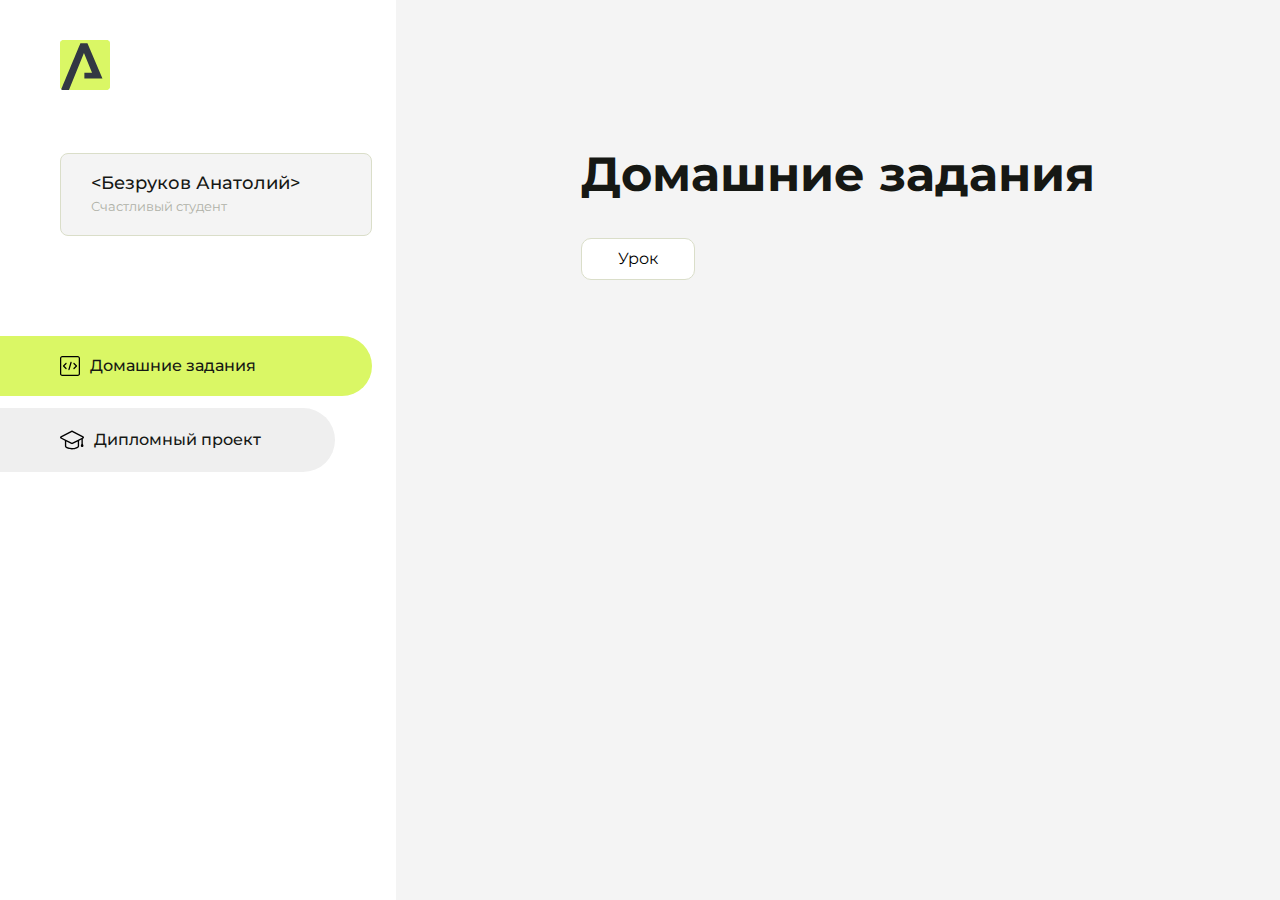
<file: index.html>
<!DOCTYPE html>
<html lang="en">
<head>
    <meta charset="UTF-8">
    <meta name="viewport" content="width=device-width, initial-scale=1.0">
    <title>Домашняя работа</title>
    <link rel="shortcut icon" href="src/logo.ico" type="image/x-icon">
    <link rel="preconnect" href="https://fonts.googleapis.com">
    <link rel="preconnect" href="https://fonts.gstatic.com" crossorigin>
    <link href="https://fonts.googleapis.com/css2?family=Montserrat:wght@400;500;700&family=Rubik:wght@500&display=swap"
          rel="stylesheet">
    <link rel="stylesheet" href="src/style.css">
</head>
<body id="body">
<div class="overlay" id="overlay"></div>
<div class="layout">
    <div class="burger" id="burger">
        <svg viewBox="0 0 24 24" fill="none" xmlns="http://www.w3.org/2000/svg">
            <g id="SVGRepo_bgCarrier" stroke-width="0"></g>
            <g id="SVGRepo_tracerCarrier" stroke-linecap="round" stroke-linejoin="round"></g>
            <g id="SVGRepo_iconCarrier">
                <path d="M4 18L20 18" stroke="#DAF765" stroke-width="2" stroke-linecap="round"></path>
                <path d="M4 12L20 12" stroke="#DAF765" stroke-width="2" stroke-linecap="round"></path>
                <path d="M4 6L20 6" stroke="#DAF765" stroke-width="2" stroke-linecap="round"></path>
            </g>
        </svg>
    </div>
    <aside class="sidebar" id="sidebar">
        <div class="sidebar__inner">
            <div class="logo">
                <svg width="50" height="50" viewBox="0 0 50 50" fill="none" xmlns="http://www.w3.org/2000/svg">
                    <g clip-path="url(#clip0_513_74730)">
                        <path d="M46.17 -0.257004H3.83C1.57281 -0.257004 -0.257 1.57281 -0.257 3.83V46.17C-0.257 48.4272 1.57281 50.257 3.83 50.257H46.17C48.4272 50.257 50.257 48.4272 50.257 46.17V3.83C50.257 1.57281 48.4272 -0.257004 46.17 -0.257004Z"
                              fill="#DAF765"/>
                        <path d="M24.375 38.4H42.461L27.441 3.1585H20.4355C20.4355 3.1585 6.7895 35.881 1.1945 49.294C2.015 50.0275 3.0945 50.257 3.6945 50.257H8.8445L23.954 13.07L32.0465 32.8285H24.375V38.4Z"
                              fill="#323843"/>
                    </g>
                    <defs>
                        <clipPath id="clip0_513_74730">
                            <rect width="50" height="50" fill="white"/>
                        </clipPath>
                    </defs>
                </svg>
            </div>
            <div class="sidebar__user">
                <div class="sidebar__name"><Безруков Анатолий></div>
                <div class="sidebar__text">Счастливый студент</div>
            </div>
            <div class="sidebar__tabs">
                <div class="sidebar__item">
                    <button class="sidebar__button active" id="tasks">
                        <svg xmlns="http://www.w3.org/2000/svg" width="20" height="20" viewBox="0 0 20 20" fill="none">
                            <g clip-path="url(#clip0_704_74543)">
                                <path d="M17.7083 20H2.29167C1.0275 20 0 18.9725 0 17.7083V2.29167C0 1.0275 1.0275 0 2.29167 0H17.7083C18.9725 0 20 1.0275 20 2.29167V17.7083C20 18.9725 18.9725 20 17.7083 20ZM2.29167 1.25C1.7175 1.25 1.25 1.7175 1.25 2.29167V17.7083C1.25 18.2825 1.7175 18.75 2.29167 18.75H17.7083C18.2825 18.75 18.75 18.2825 18.75 17.7083V2.29167C18.75 1.7175 18.2825 1.25 17.7083 1.25H2.29167Z"
                                      fill="black"/>
                                <path d="M6.04167 13.125C5.88167 13.125 5.72167 13.0642 5.6 12.9417L3.1 10.4417C2.85583 10.1975 2.85583 9.80167 3.1 9.5575L5.6 7.0575C5.84417 6.81333 6.24 6.81333 6.48417 7.0575C6.72833 7.30167 6.72833 7.6975 6.48417 7.94167L4.42583 10L6.48417 12.0583C6.72833 12.3025 6.72833 12.6983 6.48417 12.9425C6.36167 13.0642 6.20167 13.125 6.04167 13.125Z"
                                      fill="black"/>
                                <path d="M8.95833 14.1667C8.9 14.1667 8.84 14.1583 8.78167 14.1417C8.45083 14.0442 8.26083 13.6967 8.35833 13.3658L10.4417 6.28251C10.5392 5.95084 10.8892 5.76417 11.2175 5.85917C11.5483 5.95667 11.7383 6.30417 11.6408 6.63501L9.5575 13.7183C9.47833 13.9908 9.22833 14.1667 8.95833 14.1667Z"
                                      fill="black"/>
                                <path d="M13.9583 13.125C13.7983 13.125 13.6383 13.0642 13.5167 12.9417C13.2725 12.6975 13.2725 12.3017 13.5167 12.0575L15.575 9.99916L13.5167 7.94083C13.2725 7.69666 13.2725 7.30083 13.5167 7.05666C13.7608 6.81249 14.1567 6.81249 14.4008 7.05666L16.9008 9.55666C17.145 9.80083 17.145 10.1967 16.9008 10.4408L14.4008 12.9408C14.2783 13.0642 14.1183 13.125 13.9583 13.125Z"
                                      fill="black"/>
                            </g>
                            <defs>
                                <clipPath id="clip0_704_74543">
                                    <rect width="20" height="20" fill="white"/>
                                </clipPath>
                            </defs>
                        </svg>
                        <span>Домашние задания</span></button>
                </div>
                <div class="sidebar__item">
                    <button class="sidebar__button" id="diplom">
                        <svg xmlns="http://www.w3.org/2000/svg" width="24" height="24" viewBox="0 0 24 24" fill="none">
                            <g clip-path="url(#clip0_704_74553)">
                                <path d="M23.2628 10.5971C23.7176 10.365 24 9.90375 24 9.39337C24 8.883 23.7176 8.42175 23.2628 8.18962L12.6135 2.75362C12.2291 2.55824 11.7705 2.55787 11.3854 2.75399L0.736875 8.19C0.282375 8.42175 0 8.883 0 9.39337C0 9.90375 0.282375 10.365 0.736875 10.5971L4.89038 12.7177V18.2074C4.89038 19.8154 8.412 21.393 12 21.393C15.5884 21.393 19.1096 19.815 19.1096 18.2074V12.7174L21.4609 11.517V15.8017L20.901 17.2305C20.7409 17.6389 20.7934 18.0994 21.0405 18.4616C21.2876 18.8246 21.6979 19.041 22.1366 19.041C22.5754 19.041 22.9852 18.8246 23.2324 18.462C23.4795 18.099 23.532 17.6385 23.3719 17.2301L22.8124 15.8021V10.827L23.2628 10.5971ZM17.7623 18.1721C17.6198 18.6375 15.3491 20.0419 12 20.0419C8.65088 20.0419 6.38025 18.6375 6.2415 18.2074V12.3037L6.23887 12.3019C6.23812 12.057 6.1065 11.8207 5.87325 11.7019L1.3515 9.39337L12 3.95737L22.6489 9.39337L12 14.8294L5.87325 11.7019C5.54063 11.5331 4.6695 11.6674 4.5 12C4.33012 12.3322 4.55813 12.5479 4.89038 12.7177L11.3857 16.0331C11.5781 16.1314 11.7889 16.1805 12 16.1805C12.2107 16.1805 12.4222 16.1314 12.6146 16.0331L17.7593 13.407L17.7623 18.1721Z"
                                      fill="black"/>
                            </g>
                            <defs>
                                <clipPath id="clip0_704_74553">
                                    <rect width="24" height="24" fill="white"/>
                                </clipPath>
                            </defs>
                        </svg>
                        <span>Дипломный проект</span></button>
                </div>
            </div>
        </div>

    </aside>
    <div class="content">
        <div class="container">
            <div class="content__block" id="tasksBlock">
                <div class="content__title">Домашние задания</div>
                <ul class="content__list">
                    <li class="content__list-item">
                        <a href="#">Урок</a>
                    </li>
                </ul>
            </div>
            <div class="content__block hidden" id="diplomBlock">
                <div class="content__title">Дипломный проект</div>
                <div class="content__list-diplom">
                    <a href="./bim-pro/index.html">Ссылка на ДЗ</a>
                </div>
                <div class="content__decor">
                    <div class="content__decor-text">Давай проверим, чему ты научился!</div>
                    <div class="content__decor-img">
                        <img src="src/decor.png" alt="decor">
                    </div>
                </div>
            </div>
        </div>
    </div>
</div>
<script src="src/index.js"></script>
</body>
</html>
</file>
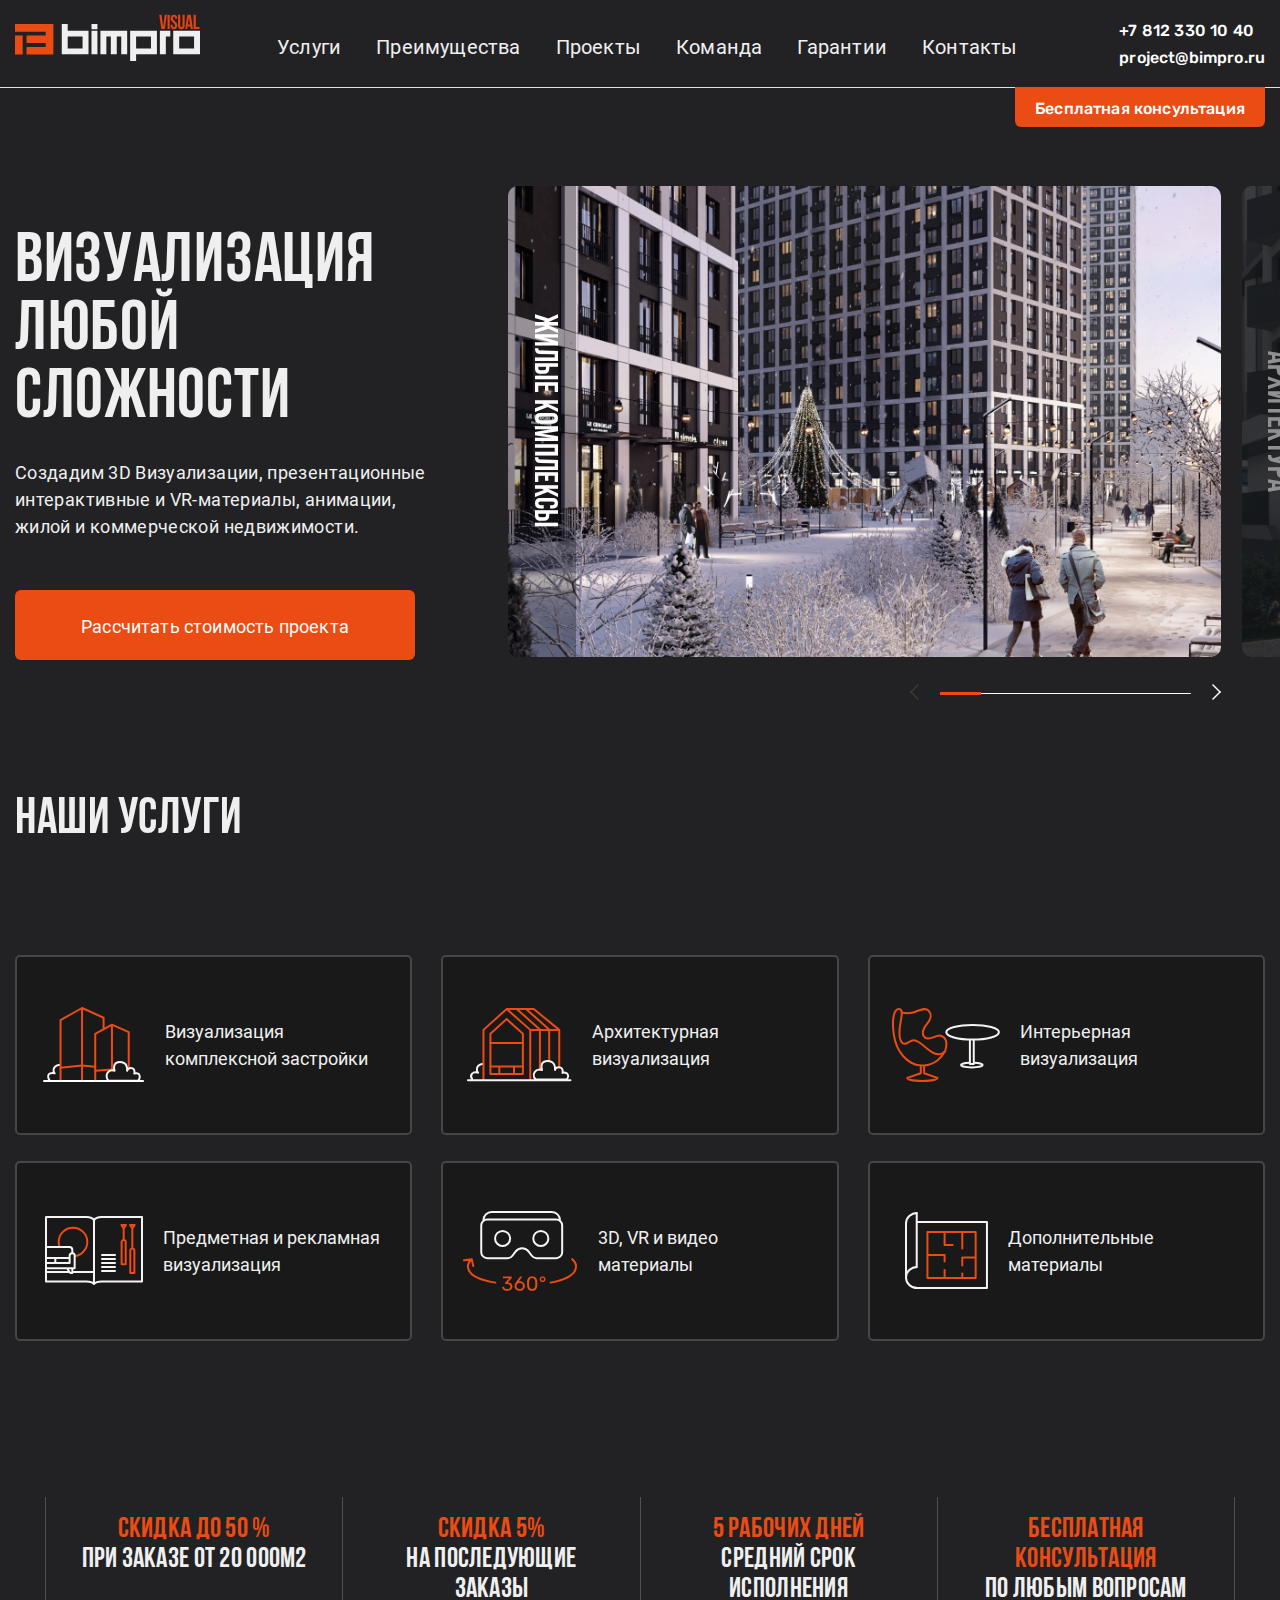
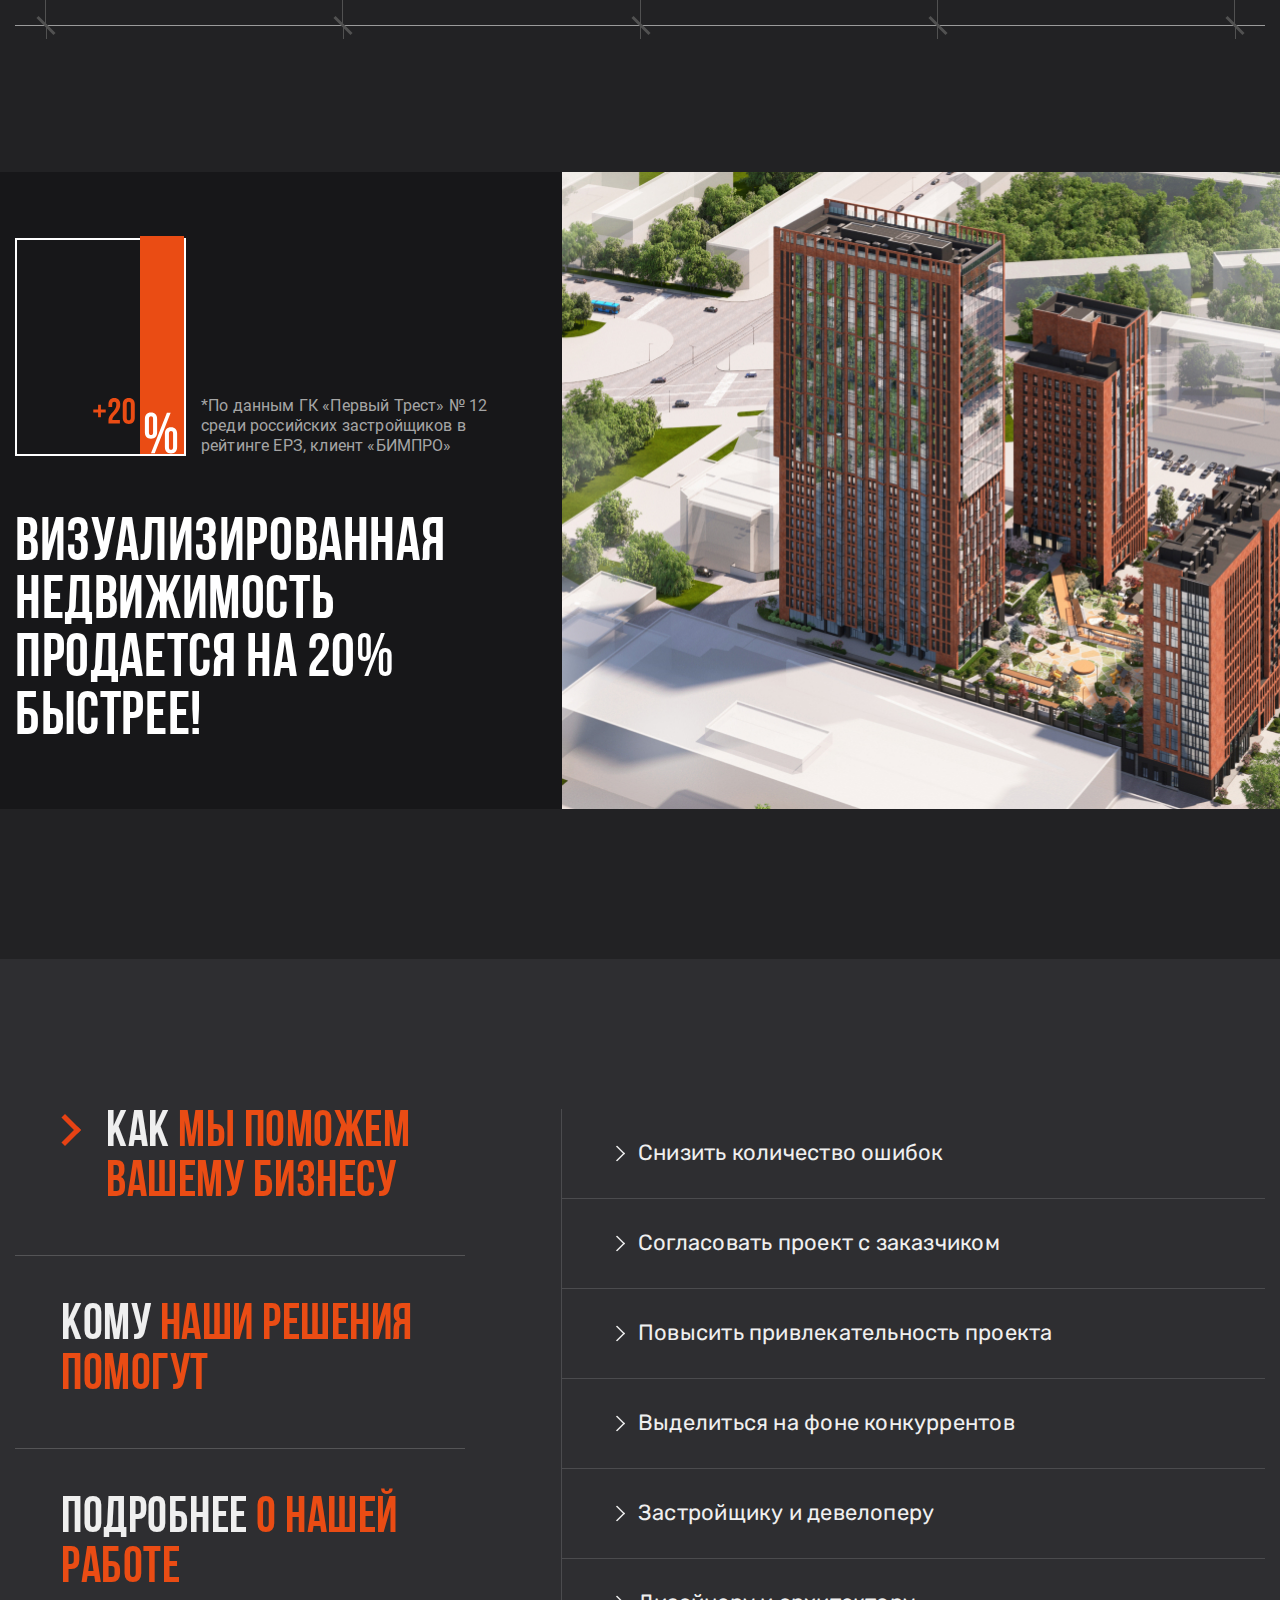
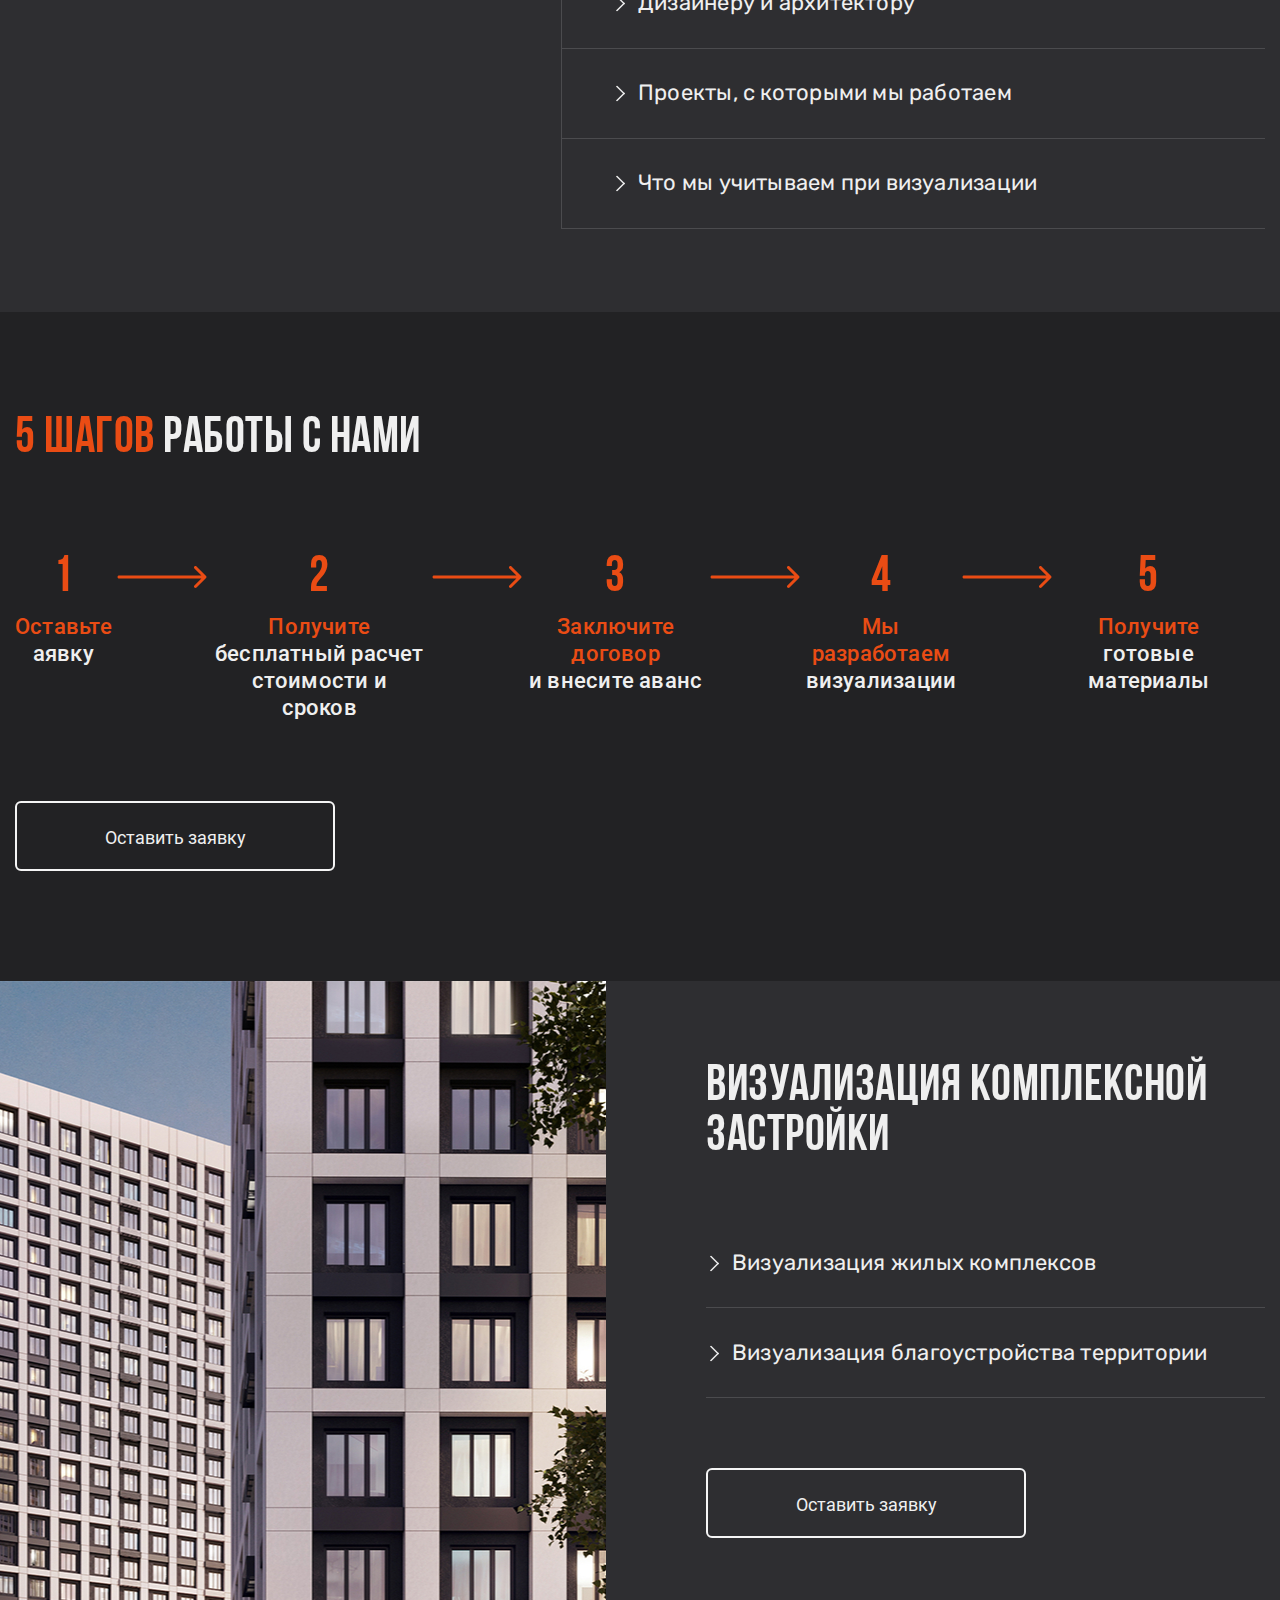
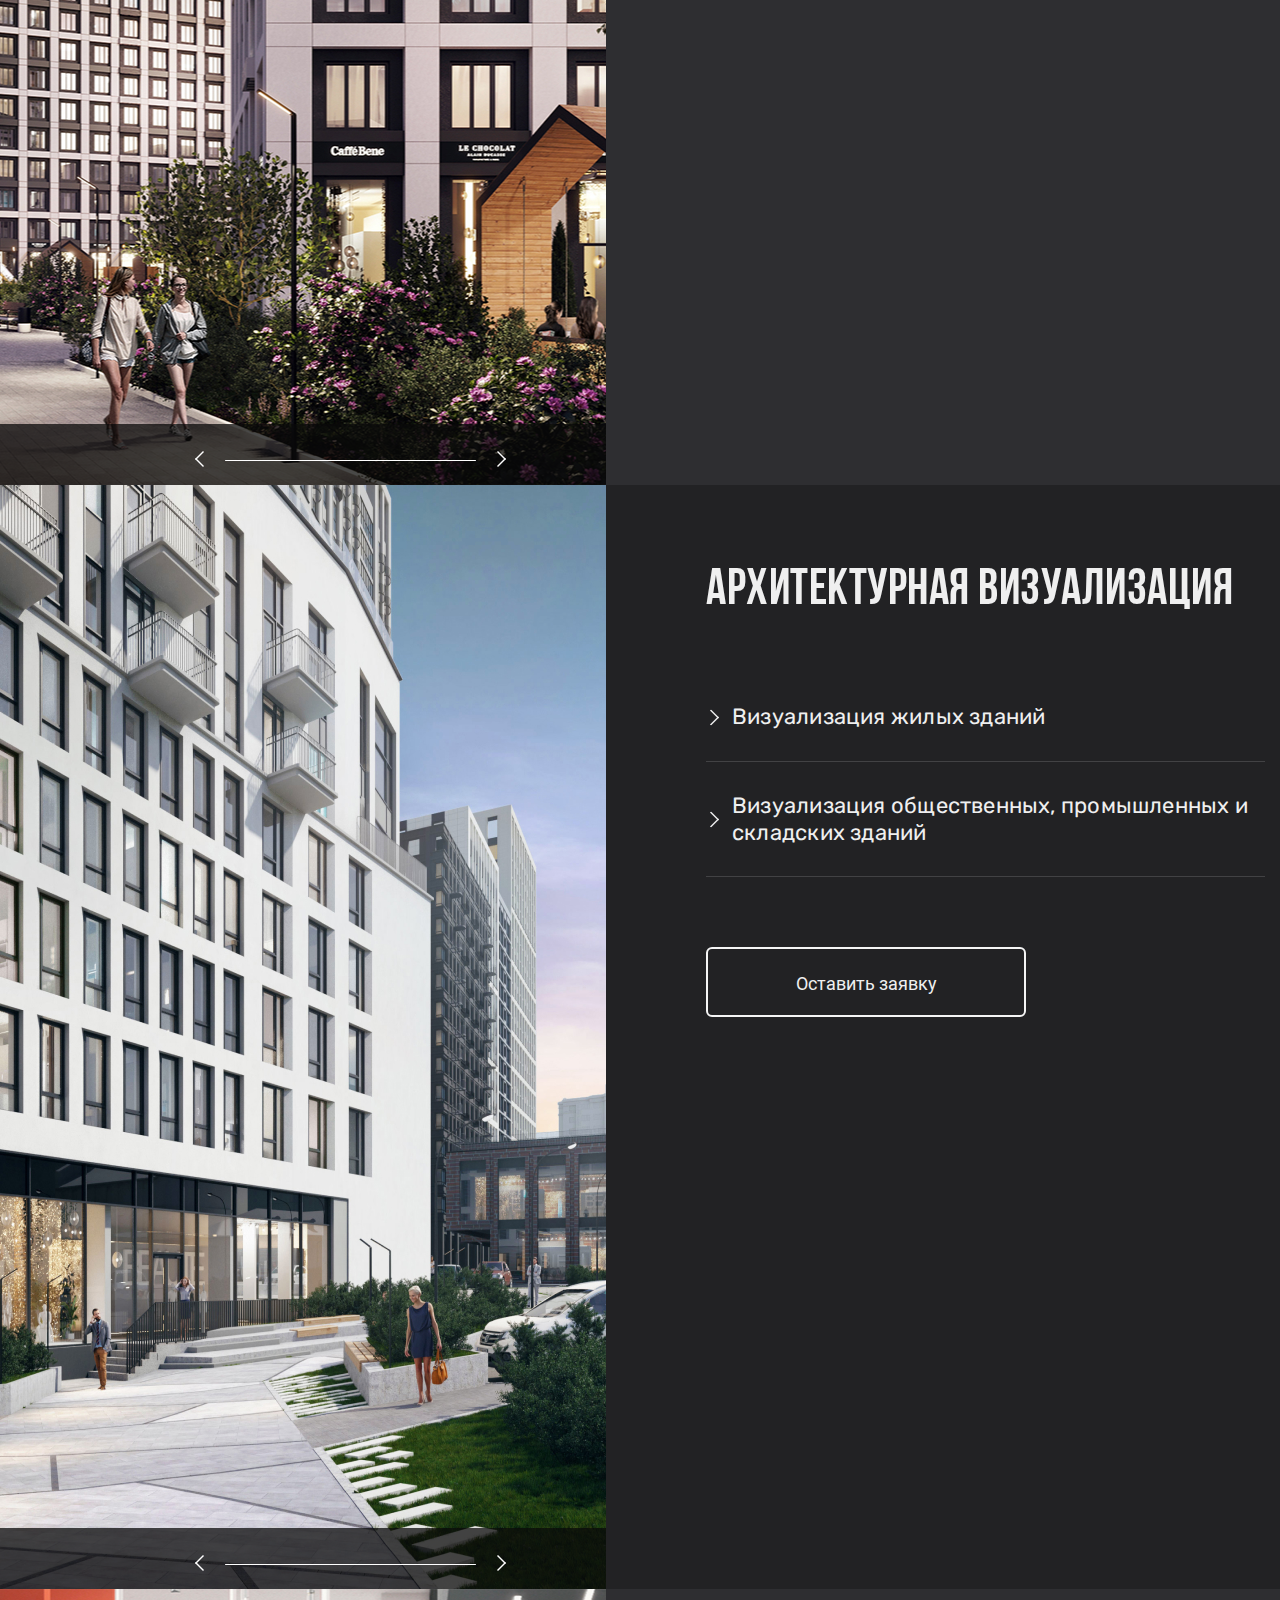
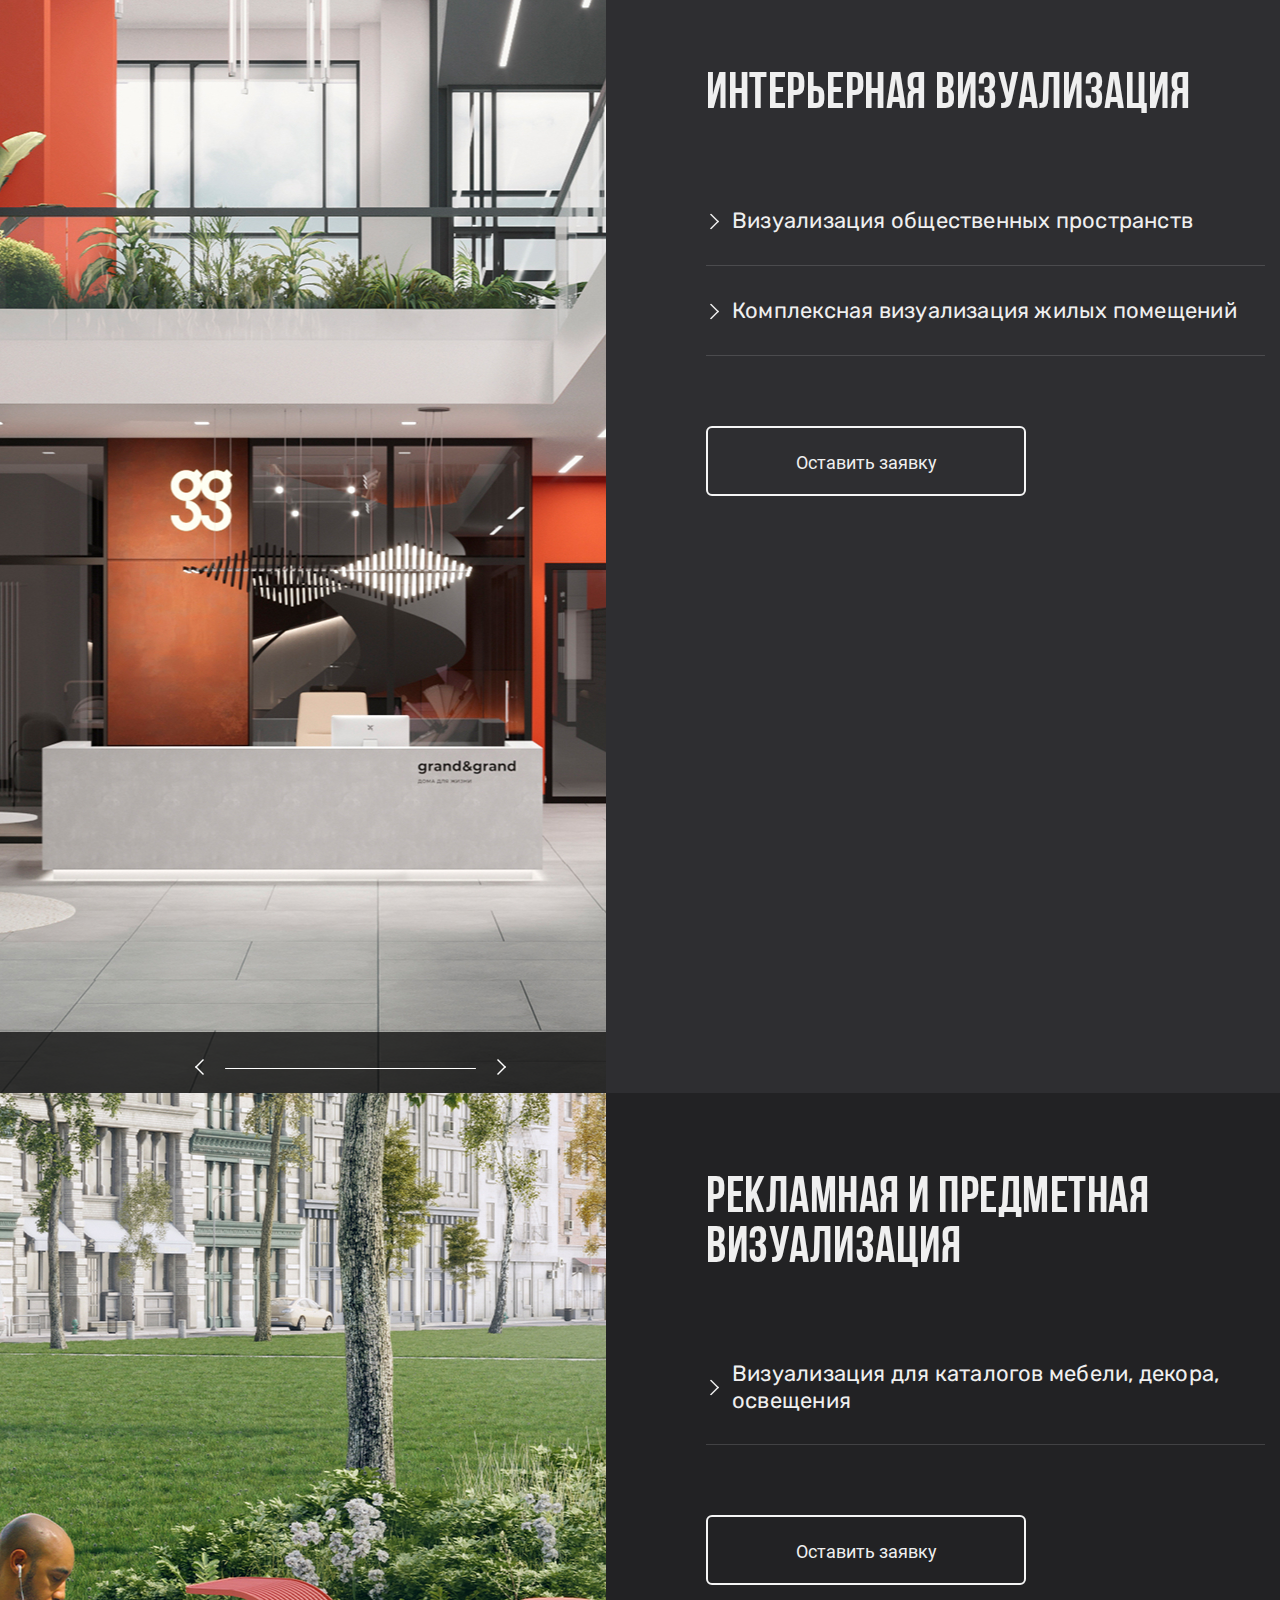
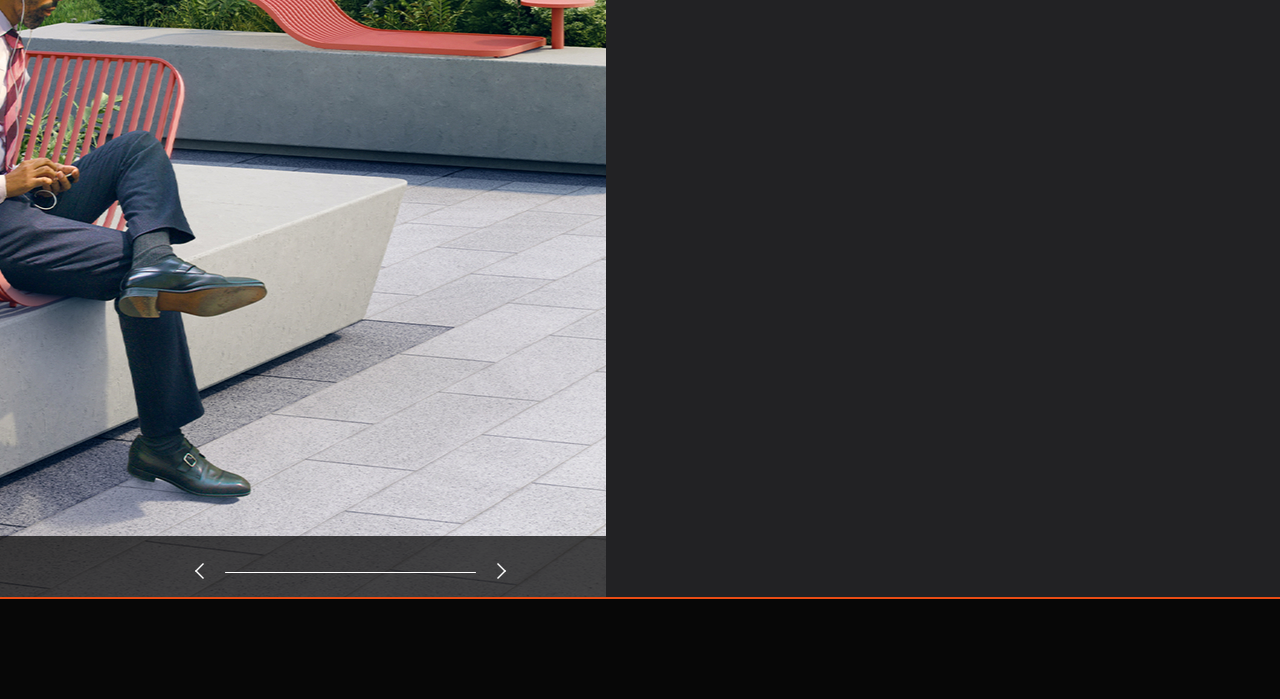
<file: bim-pro/index.html>
<!DOCTYPE html>
<html lang="ru">

<head>
    <meta charset="UTF-8">
    <meta name="viewport" content="width=device-width, initial-scale=1.0">
    <link rel="shortcut icon" href="./img/logo/pages.svg" type="image/x-icon">
    <link href="./css/style.css" rel="stylesheet">
    <title>BIMPRO</title>
</head>

<body class="body">
    <div class="wraper">
        <heder class="heder">
            <div class="container">
                <div class="heder__inner">
                    <nav class="heder__nav">
                        <a class="heder__logo" href="/">
                            <img src="img/logo/logo.svg" alt="Логотип компании">
                        </a>
                        <ul class="heder__nav-list">
                            <li class="heder__nav-item heder__menu">

                                <a class="heder__nav-link" href="#">Услуги</a>
                                <ul class="heder__menu-list">
                                    <li class="heder__menu-item">
                                        <a class="heder__menu-link" href="#">Визуализация комплексной застройки</a>
                                    </li>
                                    <li class="heder__menu-item">
                                        <a class="heder__menu-link" href="#">Архитектурная визуализация</a>
                                    </li>
                                    <li class="heder__menu-item">
                                        <a class="heder__menu-link" href="#">Интерьерная визуализация</a>
                                    </li>
                                    <li class="heder__menu-item">
                                        <a class="heder__menu-link" href="#">Предметная и рекламная визуализация</a>
                                    </li>
                                    <li class="heder__menu-item">
                                        <a class="heder__menu-link" href="#">3D, VR и видео материалы</a>
                                    </li>
                                    <li class="heder__menu-item">
                                        <a class="heder__menu-link" href="#">Дополнительные материалы</a>
                                    </li>
                                </ul>
                            </li>
                            <li class="heder__nav-item">
                                <a class="heder__nav-link" href="#">Преимущества</a>
                            </li>
                            <li class="heder__nav-item">
                                <a class="heder__nav-link" href="#">Проекты</a>
                            </li>
                            <li class="heder__nav-item">
                                <a class="heder__nav-link" href="#">Команда</a>
                            </li>
                            <li class="heder__nav-item">
                                <a class="heder__nav-link" href="#">Гарантии</a>
                            </li>
                            <li class="heder__nav-item">
                                <a class="heder__nav-link" href="#">Контакты</a>
                            </li>

                        </ul>
                    </nav>
                    <a class="burger-icon" href="#">
                        <span></span>
                    </a>
                    <address class="heder__info">
                        <a class="heder__tel" href="tel:+78123301040">+7 812 330 10 40</a>
                        <a class="heder__mail" href="mailto:project@bimpro.ru">project@bimpro.ru</a>
                        <a class="heder__button">Бесплатная консультация</a>
                    </address>
                </div>
            </div>
        </heder>
        <main class="main">
            <section class="hero main-hero">
                <div class="container">
                    <div class="hero__inner">
                        <div class="hero__info">
                            <h1 class="hero__title">
                                Визуализация
                                любой
                                сложности
                            </h1>
                            <p class="hero__text">
                                Создадим 3D Визуализации, презентационные интерактивные и VR-материалы, анимации, жилой
                                и коммерческой недвижимости.
                            </p>
                            <a class="hero__button batton" href="#">
                                Рассчитать стоимость проекта
                            </a>
                        </div>
                        <div class="hero__swiper swiper">
                            <div class="hero__wrapper swiper-wrapper">
                                <div class="hero__slide swiper-slide">
                                    <div class="hero__slide-img">
                                        <img src="img/content/residential-complexes.jpg" alt="жилые комплексы">
                                        <div class="hero_slider-text">
                                            <p>жилые комплексы</p>
                                        </div>
                                    </div>
                                </div>
                                <div class="hero__slide swiper-slide">
                                    <div class="hero__slide-img">
                                        <img src="img/content/arhetect.jpg" alt="архитектура">
                                        <div class="hero_slider-text">
                                            <p>архитектура</p>
                                        </div>
                                    </div>
                                </div>
                                <div class="hero__slide swiper-slide">
                                    <div class="hero__slide-img">
                                        <img src="img/content/interior.jpg" alt="интерьеры">
                                        <div class="hero_slider-text">
                                            <p>интерьеры</p>
                                        </div>
                                    </div>
                                </div>
                                <div class="hero__slide swiper-slide">
                                    <div class="hero__slide-img">
                                        <img src="img/content/advertising.png" alt="рекламная визуализация">
                                        <div class="hero_slider-text">
                                            <p>рекламная визуализация</p>
                                        </div>
                                    </div>
                                </div>
                                <div class="hero__slide swiper-slide">
                                    <div class="hero__slide-img">
                                        <img src="img/content/3D-VR.jpg" alt="3D и VR материалы">
                                        <div class="hero_slider-text">
                                            <p>3D и VR материалы</p>
                                        </div>
                                    </div>
                                </div>
                                <div class="hero__slide swiper-slide">
                                    <div class="hero__slide-img">
                                        <img src="img/content/additional-materials.jpg" alt="дополнительные материалы">
                                        <div class="hero_slider-text">
                                            <p>дополнительные материалы</p>
                                        </div>
                                    </div>
                                </div>

                            </div>
                            <div class="hero__nav">
                                <button class="hero__prev" type="button">
                                    <svg width="10" height="16" viewBox="0 0 10 16" fill="none"
                                        xmlns="http://www.w3.org/2000/svg">
                                        <line y1="-0.705882" x2="11.3137" y2="-0.705882"
                                            transform="matrix(0.707107 -0.707107 -0.707107 -0.707107 0 8)"
                                            stroke="white" stroke-width="1.41176" />
                                        <line x1="0.499134" y1="7.50087" x2="8.49913" y2="15.5009" stroke="white"
                                            stroke-width="1.41176" />
                                    </svg>
                                </button>
                                <div class="hero__scrollbar swiper-scrollbar"></div>
                                <button class="hero__next" type="button">
                                    <svg width="10" height="16" viewBox="0 0 10 16" fill="none"
                                        xmlns="http://www.w3.org/2000/svg">
                                        <line x1="9.50087" y1="8.49913" x2="1.50086" y2="0.499135" stroke="white"
                                            stroke-width="1.41176" />
                                        <line y1="-0.705882" x2="11.3137" y2="-0.705882"
                                            transform="matrix(-0.707107 0.707107 0.707107 0.707107 10 8)" stroke="white"
                                            stroke-width="1.41176" />
                                    </svg>
                                </button>
                            </div>
                        </div>
                    </div>
                </div>
            </section>
            <section class="services main__services">
                <div class="container">
                    <div class="services__inner">
                        <h2 class="title services__title">
                            наши услуги
                        </h2>
                        <ul class="services__list">
                            <li class="services__list-item">
                                <a class="services__link" href="#">
                                    <div class="services__list-img">
                                        <img src="img/icon/residential complexes.svg" alt="">
                                    </div>
                                    <p class="services__list-text">
                                        Визуализация комплексной застройки
                                    </p>
                                </a>
                            </li>
                            <li class="services__list-item">
                                <a class="services__link" href="#">
                                    <div class="services__list-img">
                                        <img src="img/icon/Architectural.svg" alt="">
                                    </div>
                                    <p class="services__list-text">
                                        Архитектурная визуализация
                                    </p>
                                </a>
                            </li>
                            <li class="services__list-item">
                                <a class="services__link" href="#">
                                    <div class="services__list-img">
                                        <img src="img/icon/Interior.svg" alt="">
                                    </div>
                                    <p class="services__list-text">
                                        Интерьерная визуализация
                                    </p>
                                </a>
                            </li>
                            <li class="services__list-item">
                                <a class="services__link" href="#">
                                    <div class="services__list-img">
                                        <img src="img/icon/advertising.svg" alt="">
                                    </div>
                                    <p class="services__list-text">
                                        Предметная и рекламная визуализация
                                    </p>
                                </a>
                            </li>
                            <li class="services__list-item">
                                <a class="services__link" href="#">
                                    <div class="services__list-img">
                                        <img src="img/icon/3D, VR.svg" alt="">
                                    </div>
                                    <p class="services__list-text">
                                        3D, VR и видео материалы
                                    </p>
                                </a>
                            </li>
                            <li class="services__list-item">
                                <a class="services__link services__button" href="#">
                                    <div class="services__list-img">
                                        <img src="img/icon/Additional.svg" alt="">
                                    </div>
                                    <p class="services__list-text">
                                        Дополнительные
                                        материалы
                                    </p>
                                </a>
                            </li>
                        </ul>
                        <ul class="services__info">
                            <li class="services__info-item"></li>
                            <li class="services__info-item services__one">
                                <a class="services__info-hint" href="#"
                                    data-title="Размер скидки зависит от объема проекта и устанавливается индивидуально при расчете коммерческого предложения">
                                    <span>
                                        Скидка до 50 %
                                    </span>
                                    <span>
                                        при заказе от 20 000м2
                                    </span>
                                </a>
                            </li>
                            <li class="services__info-item services__two">
                                <a class="services__info-hint" href="#"
                                    data-title="На второй и последующие заказы вы получите дополнительную скидку 5%.">
                                    <span>
                                        скидка 5%
                                    </span>
                                    <span>
                                        на последующие заказы
                                    </span>
                                </a>
                            </li>
                            <li class="services__info-item services__three">
                                <a class="services__info-hint" href="#"
                                    data-title="Срок исполнения зависит от сложности задачи, размера проекта и рассчитывается индивидуально">
                                    <span>
                                        5 рабочих дней
                                    </span>
                                    <span>
                                        средний срок исполнения
                                    </span>
                                </a>
                            </li>
                            <li class="services__info-item services__four">
                                <a class="services__info-link" href="#">
                                    <span>
                                        бесплатная консультация
                                    </span>
                                    <span>
                                        по любым вопросам
                                    </span>
                                </a>
                            </li>

                            <li class="services__info-item"></li>
                        </ul>
                    </div>
                </div>
            </section>
            <section class="motivation main__motivation">
                <div class="container">
                    <div class="motivation__inner">
                        <div class="motivation__info">
                            <div class="motivation__visual">
                                <div class="motivation__visual-img">
                                    <div class="motivation__visual-plus">
                                        <img src="img/icon/+20.svg" alt="">
                                        <div id="out" class="motivation__visual-number"></div>
                                    </div>
                                    <div class="motivation__visual-column">

                                        <img class="motivation__visual-percent" src="img/icon/percentages.svg" alt="">
                                    </div>
                                </div>
                                <p class="motivation__visual-text">
                                    *По данным ГК «Первый Трест» № 12 среди российских застройщиков в рейтинге ЕРЗ,
                                    клиент «БИМПРО»
                                </p>
                            </div>
                            <p class="motivation__text">
                                Визуализированная недвижимость продается на 20% быстрее!
                            </p>
                        </div>
                        <div class="motivation__background"></div>
                    </div>
                </div>
            </section>
            <section class="description main__description">
                <div class="container">
                    <div class="description__inner">
                        <div class="description__control">
                            <ul class="tab-controls">
                                <li class="tab-controls__item">
                                    <a class="tab-controls__link tab-controls__link--active" href="#tab1">
                                        <span>как</span> мы поможем вашему бизнесу
                                    </a>
                                </li>
                                <li class="tab-controls__item">
                                    <a class="tab-controls__link " href="#tab2">
                                        <span>кому</span> наши решения помогут
                                    </a>
                                </li>
                                <li class="tab-controls__item">
                                    <a class="tab-controls__link" href="#tab3">
                                        <span>подробнее</span> о нашей работе
                                    </a>
                                </li>

                            </ul>
                        </div>
                        <div class="description__content">
                            <div class="tab-content description__tab-content tab-content--show" id="tab1">
                                <ul class="accordion-list">
                                    <li class="accordion-list__item description__content-list__item">
                                        <a class="accordion-list__control" href="batton">
                                            <div class="accordion-list__control-icon">
                                                <svg width="16" height="11" viewBox="0 0 16 11" fill="none"
                                                    xmlns="http://www.w3.org/2000/svg">
                                                    <line x1="7.50087" y1="10.0009" x2="15.5009" y2="2.00087"
                                                        stroke="#EA4C14" stroke-width="1.41176" />
                                                    <line y1="-0.705882" x2="11.3137" y2="-0.705882"
                                                        transform="matrix(-0.707107 -0.707107 -0.707107 0.707107 8 10.5)"
                                                        stroke="#EA4C14" stroke-width="1.41176" />
                                                </svg>
                                            </div>
                                            <h3 class="accordion-list__control-title">
                                                Снизить количество ошибок
                                            </h3>
                                        </a>
                                        <div class="accordion-list__content">
                                            <div class="accordion-content">
                                                Перспективные изображения являются неотъемлемой частью пакета документов
                                                АР, используются в ходе проведения ремонтных работ и необходимы при
                                                авторском надзоре
                                            </div>
                                        </div>
                                    </li>
                                    <li class="accordion-list__item description__content-list__item">
                                        <a class="accordion-list__control" href="batton">
                                            <div class="accordion-list__control-icon">
                                                <svg width="16" height="11" viewBox="0 0 16 11" fill="none"
                                                    xmlns="http://www.w3.org/2000/svg">
                                                    <line x1="7.50087" y1="10.0009" x2="15.5009" y2="2.00087"
                                                        stroke="#EA4C14" stroke-width="1.41176" />
                                                    <line y1="-0.705882" x2="11.3137" y2="-0.705882"
                                                        transform="matrix(-0.707107 -0.707107 -0.707107 0.707107 8 10.5)"
                                                        stroke="#EA4C14" stroke-width="1.41176" />
                                                </svg>
                                            </div>
                                            <h3 class="accordion-list__control-title">
                                                Согласовать проект с заказчиком
                                            </h3>
                                        </a>
                                        <div class="accordion-list__content">
                                            <div class="accordion-content">
                                                Фотореалистичные 3D-визуализации в разы повышают качество и скорость
                                                координации и согласований с заказчиком.
                                            </div>
                                        </div>
                                    </li>
                                    <li class="accordion-list__item description__content-list__item">
                                        <a class="accordion-list__control" href="batton">
                                            <div class="accordion-list__control-icon">
                                                <svg width="16" height="11" viewBox="0 0 16 11" fill="none"
                                                    xmlns="http://www.w3.org/2000/svg">
                                                    <line x1="7.50087" y1="10.0009" x2="15.5009" y2="2.00087"
                                                        stroke="#EA4C14" stroke-width="1.41176" />
                                                    <line y1="-0.705882" x2="11.3137" y2="-0.705882"
                                                        transform="matrix(-0.707107 -0.707107 -0.707107 0.707107 8 10.5)"
                                                        stroke="#EA4C14" stroke-width="1.41176" />
                                                </svg>
                                            </div>
                                            <h3 class="accordion-list__control-title">
                                                Повысить привлекательность проекта
                                            </h3>
                                        </a>
                                        <div class="accordion-list__content">
                                            <div class="accordion-content">
                                                <h6 class="accordion-content__title">Созданные нами визуализации
                                                    помогут:</h6>
                                                <ul class="accordion-content__list">
                                                    <li class="accordion-content__item">повысить привлекательность
                                                        проекта</li>
                                                    <li class="accordion-content__item">привлечь новых клиентов</li>
                                                    <li class="accordion-content__item">сократить срок продаж</li>
                                                    <li class="accordion-content__item">поднять стоимость метра.</li>
                                                </ul>
                                            </div>
                                        </div>
                                    </li>
                                    <li class="accordion-list__item description__content-list__item">
                                        <a class="accordion-list__control" href="batton">
                                            <div class="accordion-list__control-icon">
                                                <svg width="16" height="11" viewBox="0 0 16 11" fill="none"
                                                    xmlns="http://www.w3.org/2000/svg">
                                                    <line x1="7.50087" y1="10.0009" x2="15.5009" y2="2.00087"
                                                        stroke="#EA4C14" stroke-width="1.41176" />
                                                    <line y1="-0.705882" x2="11.3137" y2="-0.705882"
                                                        transform="matrix(-0.707107 -0.707107 -0.707107 0.707107 8 10.5)"
                                                        stroke="#EA4C14" stroke-width="1.41176" />
                                                </svg>
                                            </div>
                                            <h3 class="accordion-list__control-title">
                                                Выделиться на фоне конкуррентов
                                            </h3>
                                        </a>
                                        <div class="accordion-list__content">
                                            <div class="accordion-content">
                                                Наличие дополнительных презентационных материалов, в том числе
                                                интерактивных (VR-туры, 3D-облеты, анимация), выделит проект на рынке.
                                            </div>
                                        </div>
                                    </li>
                                </ul>
                            </div>
                            <div class="tab-content description__tab-content" id="tab2">
                                <ul class="accordion-list">
                                    <li class="accordion-list__item description__content-list__item">
                                        <a class="accordion-list__control" href="batton">
                                            <div class="accordion-list__control-icon">
                                                <svg width="16" height="11" viewBox="0 0 16 11" fill="none"
                                                    xmlns="http://www.w3.org/2000/svg">
                                                    <line x1="7.50087" y1="10.0009" x2="15.5009" y2="2.00087"
                                                        stroke="#EA4C14" stroke-width="1.41176" />
                                                    <line y1="-0.705882" x2="11.3137" y2="-0.705882"
                                                        transform="matrix(-0.707107 -0.707107 -0.707107 0.707107 8 10.5)"
                                                        stroke="#EA4C14" stroke-width="1.41176" />
                                                </svg>
                                            </div>
                                            <h3 class="accordion-list__control-title">
                                                Застройщику и девелоперу
                                            </h3>
                                        </a>
                                        <div class="accordion-list__content">
                                            <div class="accordion-content">
                                                <h6 class="accordion-content__title">наши визуализации помогут:</h6>
                                                <ul class="accordion-content__list">
                                                    <li class="accordion-content__item">повысить продажи</li>
                                                    <li class="accordion-content__item">подробно и наглядно показать,
                                                        что за продукт они предлагают своим клиентам</li>
                                                    <li class="accordion-content__item">создать визуальный образ проекта
                                                    </li>
                                                    <li class="accordion-content__item">улучшить имидж компании на рынке
                                                        за счет портфолио</li>
                                                </ul>
                                            </div>
                                        </div>
                                    </li>
                                    <li class="accordion-list__item description__content-list__item">
                                        <a class="accordion-list__control" href="batton">
                                            <div class="accordion-list__control-icon">
                                                <svg width="16" height="11" viewBox="0 0 16 11" fill="none"
                                                    xmlns="http://www.w3.org/2000/svg">
                                                    <line x1="7.50087" y1="10.0009" x2="15.5009" y2="2.00087"
                                                        stroke="#EA4C14" stroke-width="1.41176" />
                                                    <line y1="-0.705882" x2="11.3137" y2="-0.705882"
                                                        transform="matrix(-0.707107 -0.707107 -0.707107 0.707107 8 10.5)"
                                                        stroke="#EA4C14" stroke-width="1.41176" />
                                                </svg>
                                            </div>
                                            <h3 class="accordion-list__control-title">
                                                Дизайнеру и архитектору
                                            </h3>
                                        </a>
                                        <div class="accordion-list__content">
                                            <div class="accordion-content">
                                                <h6 class="accordion-content__title">наш продукт поможет:</h6>
                                                <ul class="accordion-content__list">
                                                    <li class="accordion-content__item">максимально быстро согласовать
                                                        дизайн-решения с заказчиком и учесть все его пожелания</li>
                                                    <li class="accordion-content__item">увидеть будущую концепцию
                                                        проекта, внести необходимые изменения на этапе эскизирования
                                                    </li>
                                                    <li class="accordion-content__item">избежать ошибок на этапе
                                                        реализации</li>
                                                    <li class="accordion-content__item">пополнить портфолио
                                                        фотореалистичными визуализациями своих проектов, наиболее полно
                                                        отражающих уровень своего профессионализма.</li>
                                                </ul>
                                            </div>
                                        </div>
                                    </li>
                                </ul>
                            </div>
                            <div class="tab-content description__tab-content" id="tab3">
                                <ul class="accordion-list">
                                    <li class="accordion-list__item description__content-list__item">
                                        <a class="accordion-list__control" href="batton">
                                            <div class="accordion-list__control-icon">
                                                <svg width="16" height="11" viewBox="0 0 16 11" fill="none"
                                                    xmlns="http://www.w3.org/2000/svg">
                                                    <line x1="7.50087" y1="10.0009" x2="15.5009" y2="2.00087"
                                                        stroke="#EA4C14" stroke-width="1.41176" />
                                                    <line y1="-0.705882" x2="11.3137" y2="-0.705882"
                                                        transform="matrix(-0.707107 -0.707107 -0.707107 0.707107 8 10.5)"
                                                        stroke="#EA4C14" stroke-width="1.41176" />
                                                </svg>
                                            </div>
                                            <h3 class="accordion-list__control-title">
                                                Проекты, с которыми мы работаем
                                            </h3>
                                        </a>
                                        <div class="accordion-list__content">
                                            <div class="accordion-content">
                                                <ul class="accordion-content__list">
                                                    <li class="accordion-content__item">Жилые комплексы</li>
                                                    <li class="accordion-content__item">Общественные здания</li>
                                                    <li class="accordion-content__item">Благоустройства территории</li>
                                                    <li class="accordion-content__item">Общественные пространства</li>
                                                    <li class="accordion-content__item">Ландшафтный дизайн</li>
                                                    <li class="accordion-content__item">Градостроительная визуализация
                                                    </li>
                                                </ul>
                                            </div>
                                        </div>
                                    </li>
                                    <li class="accordion-list__item description__content-list__item">
                                        <a class="accordion-list__control" href="batton">
                                            <div class="accordion-list__control-icon">
                                                <svg width="16" height="11" viewBox="0 0 16 11" fill="none"
                                                    xmlns="http://www.w3.org/2000/svg">
                                                    <line x1="7.50087" y1="10.0009" x2="15.5009" y2="2.00087"
                                                        stroke="#EA4C14" stroke-width="1.41176" />
                                                    <line y1="-0.705882" x2="11.3137" y2="-0.705882"
                                                        transform="matrix(-0.707107 -0.707107 -0.707107 0.707107 8 10.5)"
                                                        stroke="#EA4C14" stroke-width="1.41176" />
                                                </svg>
                                            </div>
                                            <h3 class="accordion-list__control-title">
                                                Что мы учитываем при визуализации
                                            </h3>
                                        </a>
                                        <div class="accordion-list__content">
                                            <div class="accordion-content">
                                                <ul class="accordion-content__list">
                                                    <li class="accordion-content__item">Мы внимательны к композиции
                                                        кадра, естественности освещения и материалам</li>
                                                    <li class="accordion-content__item">Мы подчеркиваем достоинства
                                                        объекта</li>
                                                    <li class="accordion-content__item">Наполняем модель множеством
                                                        деталей: опавшая
                                                        листва, погодные эффекты, транспорт, объекты окружения,
                                                        несовершенства
                                                        покрытий.</li>
                                                </ul>
                                            </div>
                                        </div>
                                    </li>

                                </ul>
                            </div>
                        </div>
                    </div>
                </div>
            </section>
            <section class="steps main__steps">
                <div class="container">
                    <div class="steps__inner">
                        <h3 class="steps__title">
                            <span>5 шагов </span>работы с нами
                        </h3>
                        <div class="steps__info">
                            <ul class="steps__list">
                                <li class="steps__item">
                                    <div class="steps__number">1</div>
                                    <span class="steps__text-acent">Оставьте </span>
                                    <span class="steps__text">аявку</span>
                                </li>
                                <li class="steps__item">
                                    <img src="img/icon/arrow.svg" alt="">
                                </li>
                                <li class="steps__item">
                                    <div class="steps__number">2</div>
                                    <span class="steps__text-acent">Получите </span>
                                    <span class="steps__text">бесплатный расчет стоимости и сроков</span>
                                </li>
                                <li class="steps__item">
                                    <img src="img/icon/arrow.svg" alt="">
                                </li>
                                <li class="steps__item">
                                    <div class="steps__number">3</div>
                                    <span class="steps__text-acent">Заключите договор </span>
                                    <span class="steps__text">и внесите аванс</span>
                                </li>
                                <li class="steps__item">
                                    <img src="img/icon/arrow.svg" alt="">
                                </li>
                                <li class="steps__item">
                                    <div class="steps__number">4</div>
                                    <span class="steps__text-acent">Мы разработаем </span>
                                    <span class="steps__text">визуализации</span>
                                </li>
                                <li class="steps__item">
                                    <img src="img/icon/arrow.svg" alt="">
                                </li>
                                <li class="steps__item">
                                    <div class="steps__number">5</div>
                                    <span class="steps__text-acent">Получите </span>
                                    <span class="steps__text">готовые материалы</span>
                                </li>
                            </ul>
                        </div>
                        <a class="steps__button button" href="#">Оставить заявку</a>
                    </div>
                </div>
            </section>
            <section class="complex-development main__complex-development">
                <div class="container">
                    <div class="complex-development__inner">
                        <div class="complex-development__slaider">
                            <div class="tab-content-Swap tab-content-Swap--show" id="tab4">
                                <div class="complex-development__swiper swiper">
                                    <div class="complex-development__wrapper swiper-wrapper">
                                        <div class="complex-development__slide swiper-slide">
                                            <img src="img/content/complex-development/main1-1.jpg" alt="">
                                        </div>
                                        <div class="complex-development__slide swiper-slide">
                                            <img src="img/content/complex-development/main1-2.jpg" alt="">
                                        </div>
                                        <div class="complex-development__slide swiper-slide">
                                            <img src="img/content/complex-development/main1-1.jpg" alt="">
                                        </div>
                                    </div>
                                    <div class="complex-development__nav-wraper">
                                        <div class="complex-development__nav">
                                            <button class="complex-development__prev" type="button">
                                                <svg width="10" height="16" viewBox="0 0 10 16" fill="none"
                                                    xmlns="http://www.w3.org/2000/svg">
                                                    <line y1="-0.705882" x2="11.3137" y2="-0.705882"
                                                        transform="matrix(0.707107 -0.707107 -0.707107 -0.707107 0 8)"
                                                        stroke="white" stroke-width="1.41176" />
                                                    <line x1="0.499134" y1="7.50087" x2="8.49913" y2="15.5009"
                                                        stroke="white" stroke-width="1.41176" />
                                                </svg>
                                            </button>
                                            <div class="complex-development__scrollbar swiper-scrollbar"></div>
                                            <button class="complex-development__next" type="button">
                                                <svg width="10" height="16" viewBox="0 0 10 16" fill="none"
                                                    xmlns="http://www.w3.org/2000/svg">
                                                    <line x1="9.50087" y1="8.49913" x2="1.50086" y2="0.499135"
                                                        stroke="white" stroke-width="1.41176" />
                                                    <line y1="-0.705882" x2="11.3137" y2="-0.705882"
                                                        transform="matrix(-0.707107 0.707107 0.707107 0.707107 10 8)"
                                                        stroke="white" stroke-width="1.41176" />
                                                </svg>
                                            </button>
                                        </div>
                                    </div>
                                </div>

                            </div>
                            <div class="tab-content-Swap" id="tab5">
                                <div class="complex-development__swiper swiper">
                                    <div class="complex-development__wrapper swiper-wrapper">
                                        <div class="complex-development__slide swiper-slide">
                                            <img src="img/content/complex-development/main1-2.jpg" alt="">
                                        </div>
                                        <div class="complex-development__slide swiper-slide">
                                            <img src="img/content/complex-development/main1-1.jpg" alt="">
                                        </div>
                                        <div class="complex-development__slide swiper-slide">
                                            <img src="img/content/complex-development/main1-2.jpg" alt="">
                                        </div>
                                    </div>
                                    <div class="complex-development__nav-wraper">
                                        <div class="complex-development__nav">
                                            <button class="complex-development__prev" type="button">
                                                <svg width="10" height="16" viewBox="0 0 10 16" fill="none"
                                                    xmlns="http://www.w3.org/2000/svg">
                                                    <line y1="-0.705882" x2="11.3137" y2="-0.705882"
                                                        transform="matrix(0.707107 -0.707107 -0.707107 -0.707107 0 8)"
                                                        stroke="white" stroke-width="1.41176" />
                                                    <line x1="0.499134" y1="7.50087" x2="8.49913" y2="15.5009"
                                                        stroke="white" stroke-width="1.41176" />
                                                </svg>
                                            </button>
                                            <div class="complex-development__scrollbar swiper-scrollbar"></div>
                                            <button class="complex-development__next" type="button">
                                                <svg width="10" height="16" viewBox="0 0 10 16" fill="none"
                                                    xmlns="http://www.w3.org/2000/svg">
                                                    <line x1="9.50087" y1="8.49913" x2="1.50086" y2="0.499135"
                                                        stroke="white" stroke-width="1.41176" />
                                                    <line y1="-0.705882" x2="11.3137" y2="-0.705882"
                                                        transform="matrix(-0.707107 0.707107 0.707107 0.707107 10 8)"
                                                        stroke="white" stroke-width="1.41176" />
                                                </svg>
                                            </button>
                                        </div>
                                    </div>
                                </div>
                            </div>
                        </div>
                        <div class="complex-development__accordion">
                            <h3 class="complex-development__title">визуализация комплексной застройки</h3>
                            <ul class="accordion-list complex-development__list tab-controls-Swap">
                                <li class="accordion-list__item complex-development-list__item">
                                    <a class="accordion-list__control complex-development-list__control tab-controls__link-Swap tab-Swap--active"
                                        href="#tab4">
                                        <div class="accordion-list__control-icon">
                                            <svg width="16" height="11" viewBox="0 0 16 11" fill="none"
                                                xmlns="http://www.w3.org/2000/svg">
                                                <line x1="7.50087" y1="10.0009" x2="15.5009" y2="2.00087"
                                                    stroke="#EA4C14" stroke-width="1.41176" />
                                                <line y1="-0.705882" x2="11.3137" y2="-0.705882"
                                                    transform="matrix(-0.707107 -0.707107 -0.707107 0.707107 8 10.5)"
                                                    stroke="#EA4C14" stroke-width="1.41176" />
                                            </svg>
                                        </div>
                                        <h3 class="accordion-list__control-title">
                                            Визуализация жилых комплексов
                                        </h3>
                                    </a>
                                    <div class="accordion-list__content">
                                        <p class="complex-development__text">Фотореалистичная визуализация любых
                                            объектов комплексной застройки от 1 га на основе проектной документации,
                                            чертежей или BIM-модели.</p>
                                        <p class="complex-development__text--acent">Стоимость зависит от сложности ТЗ.
                                            <a class="complex-development-modal">Посмотреть состав технического
                                                задания.</a>
                                            Вы получите 4-6 перспективных изображений от 1800px до 3840px по
                                            длинной стороне.
                                        </p>
                                        <div class="complex-development__preview">
                                            <div class="complex-development-printed" data-title="Печатные носители"><img
                                                    src="img/content/complex-development/printed-media1-1.svg" alt="">
                                            </div>
                                            <div class="complex-development-site" data-title="Наружная реклама"><img
                                                    src="img/content/complex-development/site-page1-1.svg" alt=""></div>
                                            <div class="complex-development-outdoor"
                                                data-title="Интеграция в страницу сайта"><img
                                                    src="img/content/complex-development/outdoor-advertising1-1.svg"
                                                    alt=""></div>
                                        </div>
                                    </div>
                                </li>
                                <li class="accordion-list__item complex-development-list__item">
                                    <a class="accordion-list__control complex-development-list__control tab-controls__link-Swap"
                                        href="#tab5">
                                        <div class="accordion-list__control-icon">
                                            <svg width="16" height="11" viewBox="0 0 16 11" fill="none"
                                                xmlns="http://www.w3.org/2000/svg">
                                                <line x1="7.50087" y1="10.0009" x2="15.5009" y2="2.00087"
                                                    stroke="#EA4C14" stroke-width="1.41176" />
                                                <line y1="-0.705882" x2="11.3137" y2="-0.705882"
                                                    transform="matrix(-0.707107 -0.707107 -0.707107 0.707107 8 10.5)"
                                                    stroke="#EA4C14" stroke-width="1.41176" />
                                            </svg>
                                        </div>
                                        <h3 class="accordion-list__control-title">
                                            Визуализация благоустройства территории
                                        </h3>
                                    </a>
                                    <div class="accordion-list__content">
                                        <div class="accordion-content">
                                            <p class="complex-development__text">Фотореалистичная визуализация любых
                                                объектов благоустройства территорий от 1 га на основе проектной
                                                документации, чертежей или BIM-модели.</p>
                                            <p class="complex-development__text--acent">Стоимость зависит от сложности
                                                ТЗ. <a class="complex-development-modal">Посмотреть состав технического
                                                    задания.</a>
                                                Вы получите 4-6 перспективных изображений от 1800px до 3840px по
                                                длинной стороне.
                                            </p>
                                            <div class="complex-development__preview">
                                                <div class="complex-development-printed" data-title="Печатные носители">
                                                    <img src="img/content/complex-development/printed-media1-2.svg"
                                                        alt="">
                                                </div>
                                                <div class="complex-development-site" data-title="Наружная реклама"><img
                                                        src="img/content/complex-development/site-page1-2.svg" alt="">
                                                </div>
                                                <div class="complex-development-outdoor"
                                                    data-title="Интеграция в страницу сайта"><img
                                                        src="img/content/complex-development/outdoor-advertising1-2.svg"
                                                        alt=""></div>
                                            </div>
                                        </div>
                                    </div>
                                </li>
                            </ul>
                            <a class="complex-development__button button" href="#">Оставить заявку</a>
                        </div>
                    </div>
                </div>
            </section>
            <section class="architectural main__architectural">
                <div class="container">
                    <div class="architectural__inner">
                        <div class="complex-development__slaider">
                            <div class="tab2-content-Swap tab2-content-Swap--show" id="tab6">
                                <div class="complex-development__swiper swiper">
                                    <div class="complex-development__wrapper swiper-wrapper">
                                        <div class="complex-development__slide swiper-slide">
                                            <img src="img/content/architectural/main2-1.jpg" alt="">
                                        </div>
                                        <div class="complex-development__slide swiper-slide">
                                            <img src="img/content/architectural/main2-2.jpg" alt="">
                                        </div>
                                        <div class="complex-development__slide swiper-slide">
                                            <img src="img/content/architectural/main2-1.jpg" alt="">
                                        </div>
                                    </div>
                                    <div class="complex-development__nav-wraper">
                                        <div class="complex-development__nav">
                                            <button class="complex-development__prev" type="button">
                                                <svg width="10" height="16" viewBox="0 0 10 16" fill="none"
                                                    xmlns="http://www.w3.org/2000/svg">
                                                    <line y1="-0.705882" x2="11.3137" y2="-0.705882"
                                                        transform="matrix(0.707107 -0.707107 -0.707107 -0.707107 0 8)"
                                                        stroke="white" stroke-width="1.41176" />
                                                    <line x1="0.499134" y1="7.50087" x2="8.49913" y2="15.5009"
                                                        stroke="white" stroke-width="1.41176" />
                                                </svg>
                                            </button>
                                            <div class="complex-development__scrollbar swiper-scrollbar"></div>
                                            <button class="complex-development__next" type="button">
                                                <svg width="10" height="16" viewBox="0 0 10 16" fill="none"
                                                    xmlns="http://www.w3.org/2000/svg">
                                                    <line x1="9.50087" y1="8.49913" x2="1.50086" y2="0.499135"
                                                        stroke="white" stroke-width="1.41176" />
                                                    <line y1="-0.705882" x2="11.3137" y2="-0.705882"
                                                        transform="matrix(-0.707107 0.707107 0.707107 0.707107 10 8)"
                                                        stroke="white" stroke-width="1.41176" />
                                                </svg>
                                            </button>
                                        </div>
                                    </div>
                                </div>

                            </div>
                            <div class="tab2-content-Swap" id="tab7">
                                <div class="complex-development__swiper swiper">
                                    <div class="complex-development__wrapper swiper-wrapper">
                                        <div class="complex-development__slide swiper-slide">
                                            <img src="img/content/architectural/main2-2.jpg" alt="">
                                        </div>
                                        <div class="complex-development__slide swiper-slide">
                                            <img src="img/content/complex-development/main1-1.jpg" alt="">
                                        </div>
                                        <div class="complex-development__slide swiper-slide">
                                            <img src="img/content/architectural/main2-2.jpg" alt="">
                                        </div>
                                    </div>
                                    <div class="complex-development__nav-wraper">
                                        <div class="complex-development__nav">
                                            <button class="complex-development__prev" type="button">
                                                <svg width="10" height="16" viewBox="0 0 10 16" fill="none"
                                                    xmlns="http://www.w3.org/2000/svg">
                                                    <line y1="-0.705882" x2="11.3137" y2="-0.705882"
                                                        transform="matrix(0.707107 -0.707107 -0.707107 -0.707107 0 8)"
                                                        stroke="white" stroke-width="1.41176" />
                                                    <line x1="0.499134" y1="7.50087" x2="8.49913" y2="15.5009"
                                                        stroke="white" stroke-width="1.41176" />
                                                </svg>
                                            </button>
                                            <div class="complex-development__scrollbar swiper-scrollbar"></div>
                                            <button class="complex-development__next" type="button">
                                                <svg width="10" height="16" viewBox="0 0 10 16" fill="none"
                                                    xmlns="http://www.w3.org/2000/svg">
                                                    <line x1="9.50087" y1="8.49913" x2="1.50086" y2="0.499135"
                                                        stroke="white" stroke-width="1.41176" />
                                                    <line y1="-0.705882" x2="11.3137" y2="-0.705882"
                                                        transform="matrix(-0.707107 0.707107 0.707107 0.707107 10 8)"
                                                        stroke="white" stroke-width="1.41176" />
                                                </svg>
                                            </button>
                                        </div>
                                    </div>
                                </div>
                            </div>
                        </div>
                        <div class="architectural__accordion">
                            <h3 class="architectural__title">архитектурная визуализация</h3>
                            <ul class="accordion-list architectural__list tab2-controls-Swap">
                                <li class="accordion-list__item architectural-list__item">
                                    <a class="accordion-list__control architectural-list__control tab2-controls__link-Swap tab2-Swap--active"
                                        href="#tab6">
                                        <div class="accordion-list__control-icon">
                                            <svg width="16" height="11" viewBox="0 0 16 11" fill="none"
                                                xmlns="http://www.w3.org/2000/svg">
                                                <line x1="7.50087" y1="10.0009" x2="15.5009" y2="2.00087"
                                                    stroke="#EA4C14" stroke-width="1.41176" />
                                                <line y1="-0.705882" x2="11.3137" y2="-0.705882"
                                                    transform="matrix(-0.707107 -0.707107 -0.707107 0.707107 8 10.5)"
                                                    stroke="#EA4C14" stroke-width="1.41176" />
                                            </svg>
                                        </div>
                                        <h3 class="accordion-list__control-title">
                                            Визуализация жилых зданий
                                        </h3>
                                    </a>
                                    <div class="accordion-list__content">
                                        <p class="architectural__text">Фотореалистичная визуализация жилых объектов
                                            капитального строительства с прилегающей территорией, на площади от 5000 м2
                                            на основе проектной документации, чертежей или BIM-модели.</p>
                                        <p class="architectural__text--acent">Стоимость зависит от сложности ТЗ.
                                            <a class="architectural-modal">Посмотреть состав технического задания.</a>
                                            Вы получите 4-6 перспективных изображений от 1800px до 3840px по
                                            длинной стороне.
                                        </p>
                                        <div class="architectural__preview">
                                            <div class="architectural-printed" data-title="Печатные носители"><img
                                                    src="img/content/architectural/printed-media2-1.svg" alt=""></div>
                                            <div class="architectural-site" data-title="Наружная реклама"><img
                                                    src="img/content/architectural/site-page2-1.svg" alt=""></div>
                                            <div class="architectural-outdoor" data-title="Интеграция в страницу сайта">
                                                <img src="img/content/architectural/outdoor-advertising2-1.svg" alt="">
                                            </div>
                                        </div>
                                    </div>
                                </li>
                                <li class="accordion-list__item architectural-list__item">
                                    <a class="accordion-list__control architectural-list__control tab2-controls__link-Swap"
                                        href="#tab7">
                                        <div class="accordion-list__control-icon">
                                            <svg width="16" height="11" viewBox="0 0 16 11" fill="none"
                                                xmlns="http://www.w3.org/2000/svg">
                                                <line x1="7.50087" y1="10.0009" x2="15.5009" y2="2.00087"
                                                    stroke="#EA4C14" stroke-width="1.41176" />
                                                <line y1="-0.705882" x2="11.3137" y2="-0.705882"
                                                    transform="matrix(-0.707107 -0.707107 -0.707107 0.707107 8 10.5)"
                                                    stroke="#EA4C14" stroke-width="1.41176" />
                                            </svg>
                                        </div>
                                        <h3 class="accordion-list__control-title">
                                            Визуализация общественных, промышленных и складских зданий
                                        </h3>
                                    </a>
                                    <div class="accordion-list__content">
                                        <div class="accordion-content">
                                            <p class="architectural__text">Фотореалистичная визуализация общественных и
                                                промышленных объектов капитального строительства с прилегающей
                                                территорией, на площади от 5000 м2 на основе проектной документации,
                                                чертежей или BIM-модели.</p>
                                            <p class="architectural__text--acent">Стоимость зависит от сложности ТЗ. <a
                                                    class="architectural-modal">Посмотреть состав технического
                                                    задания.</a>
                                                Вы получите 4-6 перспективных изображений от 1800px до 3840px по
                                                длинной стороне.
                                            </p>
                                            <div class="architectural__preview">
                                                <div class="architectural-printed" data-title="Печатные носители"><img
                                                        src="img/content/architectural/printed-media2-2.svg" alt="">
                                                </div>
                                                <div class="architectural-site" data-title="Наружная реклама"><img
                                                        src="img/content/architectural/site-page2-2.svg" alt=""></div>
                                                <div class="architectural-outdoor"
                                                    data-title="Интеграция в страницу сайта"><img
                                                        src="img/content/architectural/outdoor-advertising2-2.svg"
                                                        alt=""></div>
                                            </div>
                                        </div>
                                    </div>
                                </li>
                            </ul>
                            <a class="architectural__button button" href="#">Оставить заявку</a>
                        </div>
                    </div>
                </div>
            </section>
            <section class="interior main__interior">
                <div class="container">
                    <div class="interior__inner">
                        <div class="complex-development__slaider">
                            <div class="tab3-content-Swap tab3-content-Swap--show" id="tab8">
                                <div class="complex-development__swiper swiper">
                                    <div class="complex-development__wrapper swiper-wrapper">
                                        <div class="complex-development__slide swiper-slide">
                                            <img src="img/content/interior/main3-1.jpg" alt="">
                                        </div>
                                        <div class="complex-development__slide swiper-slide">
                                            <img src="img/content/interior/main3-2.jpg" alt="">
                                        </div>
                                        <div class="complex-development__slide swiper-slide">
                                            <img src="img/content/interior/main3-1.jpg" alt="">
                                        </div>
                                    </div>
                                    <div class="complex-development__nav-wraper">
                                        <div class="complex-development__nav">
                                            <button class="complex-development__prev" type="button">
                                                <svg width="10" height="16" viewBox="0 0 10 16" fill="none"
                                                    xmlns="http://www.w3.org/2000/svg">
                                                    <line y1="-0.705882" x2="11.3137" y2="-0.705882"
                                                        transform="matrix(0.707107 -0.707107 -0.707107 -0.707107 0 8)"
                                                        stroke="white" stroke-width="1.41176" />
                                                    <line x1="0.499134" y1="7.50087" x2="8.49913" y2="15.5009"
                                                        stroke="white" stroke-width="1.41176" />
                                                </svg>
                                            </button>
                                            <div class="complex-development__scrollbar swiper-scrollbar"></div>
                                            <button class="complex-development__next" type="button">
                                                <svg width="10" height="16" viewBox="0 0 10 16" fill="none"
                                                    xmlns="http://www.w3.org/2000/svg">
                                                    <line x1="9.50087" y1="8.49913" x2="1.50086" y2="0.499135"
                                                        stroke="white" stroke-width="1.41176" />
                                                    <line y1="-0.705882" x2="11.3137" y2="-0.705882"
                                                        transform="matrix(-0.707107 0.707107 0.707107 0.707107 10 8)"
                                                        stroke="white" stroke-width="1.41176" />
                                                </svg>
                                            </button>
                                        </div>
                                    </div>
                                </div>

                            </div>
                            <div class="tab3-content-Swap" id="tab9">
                                <div class="complex-development__swiper swiper">
                                    <div class="complex-development__wrapper swiper-wrapper">
                                        <div class="complex-development__slide swiper-slide">
                                            <img src="img/content/interior/main3-2.jpg" alt="">
                                        </div>
                                        <div class="complex-development__slide swiper-slide">
                                            <img src="img/content/complex-development/main1-1.jpg" alt="">
                                        </div>
                                        <div class="complex-development__slide swiper-slide">
                                            <img src="img/content/interior/main3-2.jpg" alt="">
                                        </div>
                                    </div>
                                    <div class="complex-development__nav-wraper">
                                        <div class="complex-development__nav">
                                            <button class="complex-development__prev" type="button">
                                                <svg width="10" height="16" viewBox="0 0 10 16" fill="none"
                                                    xmlns="http://www.w3.org/2000/svg">
                                                    <line y1="-0.705882" x2="11.3137" y2="-0.705882"
                                                        transform="matrix(0.707107 -0.707107 -0.707107 -0.707107 0 8)"
                                                        stroke="white" stroke-width="1.41176" />
                                                    <line x1="0.499134" y1="7.50087" x2="8.49913" y2="15.5009"
                                                        stroke="white" stroke-width="1.41176" />
                                                </svg>
                                            </button>
                                            <div class="complex-development__scrollbar swiper-scrollbar"></div>
                                            <button class="complex-development__next" type="button">
                                                <svg width="10" height="16" viewBox="0 0 10 16" fill="none"
                                                    xmlns="http://www.w3.org/2000/svg">
                                                    <line x1="9.50087" y1="8.49913" x2="1.50086" y2="0.499135"
                                                        stroke="white" stroke-width="1.41176" />
                                                    <line y1="-0.705882" x2="11.3137" y2="-0.705882"
                                                        transform="matrix(-0.707107 0.707107 0.707107 0.707107 10 8)"
                                                        stroke="white" stroke-width="1.41176" />
                                                </svg>
                                            </button>
                                        </div>
                                    </div>
                                </div>
                            </div>
                        </div>
                        <div class="interior__accordion">
                            <h3 class="interior__title">интерьерная визуализация</h3>
                            <ul class="accordion-list interior__list tab3-controls-Swap">
                                <li class="accordion-list__item interior-list__item">
                                    <a class="accordion-list__control interior-list__control tab3-controls__link-Swap tab3-Swap--active"
                                        href="#tab8">
                                        <div class="accordion-list__control-icon">
                                            <svg width="16" height="11" viewBox="0 0 16 11" fill="none"
                                                xmlns="http://www.w3.org/2000/svg">
                                                <line x1="7.50087" y1="10.0009" x2="15.5009" y2="2.00087"
                                                    stroke="#EA4C14" stroke-width="1.41176" />
                                                <line y1="-0.705882" x2="11.3137" y2="-0.705882"
                                                    transform="matrix(-0.707107 -0.707107 -0.707107 0.707107 8 10.5)"
                                                    stroke="#EA4C14" stroke-width="1.41176" />
                                            </svg>
                                        </div>
                                        <h3 class="accordion-list__control-title">
                                            Визуализация общественных пространств
                                        </h3>
                                    </a>
                                    <div class="accordion-list__content">
                                        <p class="interior__text">Фотореалистичная визуализация любых общественных
                                            интерьеров от 1000 м2 на основе проектной документации, чертежей или
                                            BIM-модели.</p>
                                        <p class="interior__text--acent">Стоимость зависит от сложности ТЗ.
                                            <a class="interior-modal">Посмотреть состав технического задания.</a>
                                            Вы получите 4-6 перспективных изображений от 1800px до 3840px по
                                            длинной стороне.
                                        </p>
                                        <div class="interior__preview">
                                            <div class="interior-printed" data-title="Печатные носители"><img
                                                    src="img/content/interior/printed-media3-1.svg" alt=""></div>
                                            <div class="interior-site" data-title="Наружная реклама"><img
                                                    src="img/content/interior/site-page3-1.svg" alt=""></div>
                                            <div class="interior-outdoor" data-title="Интеграция в страницу сайта">
                                                <img src="img/content/interior/outdoor-advertising3-1.svg" alt="">
                                            </div>
                                        </div>
                                    </div>
                                </li>
                                <li class="accordion-list__item interior-list__item">
                                    <a class="accordion-list__control interior-list__control tab3-controls__link-Swap"
                                        href="#tab9">
                                        <div class="accordion-list__control-icon">
                                            <svg width="16" height="11" viewBox="0 0 16 11" fill="none"
                                                xmlns="http://www.w3.org/2000/svg">
                                                <line x1="7.50087" y1="10.0009" x2="15.5009" y2="2.00087"
                                                    stroke="#EA4C14" stroke-width="1.41176" />
                                                <line y1="-0.705882" x2="11.3137" y2="-0.705882"
                                                    transform="matrix(-0.707107 -0.707107 -0.707107 0.707107 8 10.5)"
                                                    stroke="#EA4C14" stroke-width="1.41176" />
                                            </svg>
                                        </div>
                                        <h3 class="accordion-list__control-title">
                                            Комплексная визуализация жилых помещений
                                        </h3>
                                    </a>
                                    <div class="accordion-list__content">
                                        <div class="accordion-content">
                                            <p class="interior__text">Фотореалистичная визуализация жилых интерьеров от
                                                500 м2 на основе проектной документации, чертежей или BIM-модели.</p>
                                            <p class="interior__text--acent">Стоимость зависит от сложности ТЗ. <a
                                                    class="interior-modal">Посмотреть состав технического
                                                    задания.</a>
                                                Вы получите 4-6 перспективных изображений от 1800px до 3840px по
                                                длинной стороне.
                                            </p>
                                            <div class="interior__preview">
                                                <div class="interior-printed" data-title="Печатные носители"><img
                                                        src="img/content/interior/printed-media3-2.svg" alt="">
                                                </div>
                                                <div class="interior-site" data-title="Наружная реклама"><img
                                                        src="img/content/interior/site-page3-2.svg" alt=""></div>
                                                <div class="interior-outdoor" data-title="Интеграция в страницу сайта">
                                                    <img src="img/content/interior/outdoor-advertising3-2.svg" alt="">
                                                </div>
                                            </div>
                                        </div>
                                    </div>
                                </li>
                            </ul>
                            <a class="interior__button button" href="#">Оставить заявку</a>
                        </div>
                    </div>
                </div>
            </section>
            <section class="advertising main__advertising">
                <div class="container">
                    <div class="advertising__inner">
                        <div class="complex-development__slaider">
                            <div class="tab4-content-Swap tab4-content-Swap--show" id="tab10">
                                <div class="complex-development__swiper swiper">
                                    <div class="complex-development__wrapper swiper-wrapper">
                                        <div class="complex-development__slide swiper-slide">
                                            <img src="img/content/advertising-subject/main5.jpg" alt="">
                                        </div>
                                        <div class="complex-development__slide swiper-slide">
                                            <img src="img/content/complex-development/main1-2.jpg" alt="">
                                        </div>
                                        <div class="complex-development__slide swiper-slide">
                                            <img src="img/content/advertising-subject/main5.jpg" alt="">
                                        </div>
                                    </div>
                                    <div class="complex-development__nav-wraper">
                                        <div class="complex-development__nav">
                                            <button class="complex-development__prev" type="button">
                                                <svg width="10" height="16" viewBox="0 0 10 16" fill="none"
                                                    xmlns="http://www.w3.org/2000/svg">
                                                    <line y1="-0.705882" x2="11.3137" y2="-0.705882"
                                                        transform="matrix(0.707107 -0.707107 -0.707107 -0.707107 0 8)"
                                                        stroke="white" stroke-width="1.41176" />
                                                    <line x1="0.499134" y1="7.50087" x2="8.49913" y2="15.5009"
                                                        stroke="white" stroke-width="1.41176" />
                                                </svg>
                                            </button>
                                            <div class="complex-development__scrollbar swiper-scrollbar"></div>
                                            <button class="complex-development__next" type="button">
                                                <svg width="10" height="16" viewBox="0 0 10 16" fill="none"
                                                    xmlns="http://www.w3.org/2000/svg">
                                                    <line x1="9.50087" y1="8.49913" x2="1.50086" y2="0.499135"
                                                        stroke="white" stroke-width="1.41176" />
                                                    <line y1="-0.705882" x2="11.3137" y2="-0.705882"
                                                        transform="matrix(-0.707107 0.707107 0.707107 0.707107 10 8)"
                                                        stroke="white" stroke-width="1.41176" />
                                                </svg>
                                            </button>
                                        </div>
                                    </div>
                                </div>

                            </div>

                        </div>
                        <div class="advertising__accordion">
                            <h3 class="advertising__title">рекламная и предметная визуализация</h3>
                            <ul class="accordion-list advertising__list tab4-controls-Swap">
                                <li class="accordion-list__item advertising-list__item">
                                    <a class="accordion-list__control advertising-list__control tab4-controls__link-Swap tab4-Swap--active"
                                        href="#tab10">
                                        <div class="accordion-list__control-icon">
                                            <svg width="16" height="11" viewBox="0 0 16 11" fill="none"
                                                xmlns="http://www.w3.org/2000/svg">
                                                <line x1="7.50087" y1="10.0009" x2="15.5009" y2="2.00087"
                                                    stroke="#EA4C14" stroke-width="1.41176" />
                                                <line y1="-0.705882" x2="11.3137" y2="-0.705882"
                                                    transform="matrix(-0.707107 -0.707107 -0.707107 0.707107 8 10.5)"
                                                    stroke="#EA4C14" stroke-width="1.41176" />
                                            </svg>
                                        </div>
                                        <h3 class="accordion-list__control-title">
                                            Визуализация для каталогов мебели, декора, освещения
                                        </h3>
                                    </a>
                                    <div class="accordion-list__content">
                                        <p class="advertising__text">Фотореалистичная визуализация, созданная с целью
                                            привлечения клиентов к камому-либо продукту промышленного или
                                            индивидуального производства.</p>
                                        <p class="advertising__text--acent">Стоимость зависит от сложности ТЗ.
                                            <a class="advertising-modal">Посмотреть состав технического задания.</a>
                                            Вы получите 4-6 перспективных изображений от 1800px до 3840px по
                                            длинной стороне.
                                        </p>
                                        <div class="advertising__preview">
                                            <div class="advertising-printed" data-title="Печатные носители"><img
                                                    src="img/content/advertising-subject/printed-media5.svg" alt=""></div>
                                            <div class="advertising-site" data-title="Наружная реклама"><img
                                                    src="img/content/advertising-subject/site-page5.svg" alt=""></div>
                                            <div class="advertising-city" data-title="Сити-формат, roll up, медиа стенды">
                                                <img src="img/content/advertising-subject/city-format5.svg" alt="">
                                            </div>
                                        </div>
                                    </div>
                                </li>

                            </ul>
                            <a class="advertising__button button" href="#">Оставить заявку</a>
                        </div>
                    </div>
                </div>
            </section>

        </main>
        <footer class="footer"></footer>
        <div class="modal">
            <div class="modal__windom">

                <div class="modal__close">
                    <svg width="24" height="24" viewBox="0 0 24 24" fill="none" xmlns="http://www.w3.org/2000/svg">
                        <rect x="0.75" y="0.75" width="22.5" height="22.5" rx="11.25" stroke="#E1D9E1"
                            stroke-width="1.5" />
                        <path
                            d="M6.75781 17.2433L12.0008 12.0003L17.2438 17.2433M17.2438 6.75732L11.9998 12.0003L6.75781 6.75732"
                            stroke="#E1D9E1" stroke-width="1.5" stroke-linecap="round" stroke-linejoin="round" />
                    </svg>
                </div>
                <h3 class="modal__title">
                    состав технического задания
                </h3>
                <h5 class="modal__subtitle">
                    для визуализации комплексной застройки
                </h5>
                <p class="modal__info">
                    Все материалы необходимо выслать на электронный адрес
                    <a href="mailto:project@bimpro.ru">project@bimpro.ru</a>
                </p>
                <p class="modal__text">
                    Техническое задание на визуализацию комплексной застройки должно включать следующие документы и
                    чертежи:
                </p>
                <ul class="modal__list">
                    <li class="modal__item">Фасады здания</li>
                    <li class="modal__item">Планы этажей и кровли</li>
                    <li class="modal__item">Разрезы здания</li>
                    <li class="modal__item">генеральный план территории с привязками зданий, расположением объектов
                        инфраструктуры, расстановкой элементов благоустройства и указанием видовых точек</li>
                    <li class="modal__item">Подборка основных отделочных материалов и текстур с указанием их
                        местоположения на объектах</li>
                    <li class="modal__item">Фотографии или изображения элементов декорирования фасадов здания с
                        указанием габаритных размеров</li>
                    <li class="modal__item">Фотографии и изображения объектов благоустройства территории с указанием
                        габаритных размеров</li>
                    <li class="modal__item">Фотографии и изображения комплексной застройки похожей стилистики,
                        настроения или оформления</li>
                    <li class="modal__item">Точное текстовое описание задания для визуализатора</li>
                </ul>
                <p class="modal__futer">Предпочтительный формат предоставляемых материалов: AutoCAD или Revit.</p>
            </div>
        </div>
    </div>

    <script src="js/swiper-bundle.min.js"></script>
    <script src="js/main.js"></script>
</body>

</html>
</file>
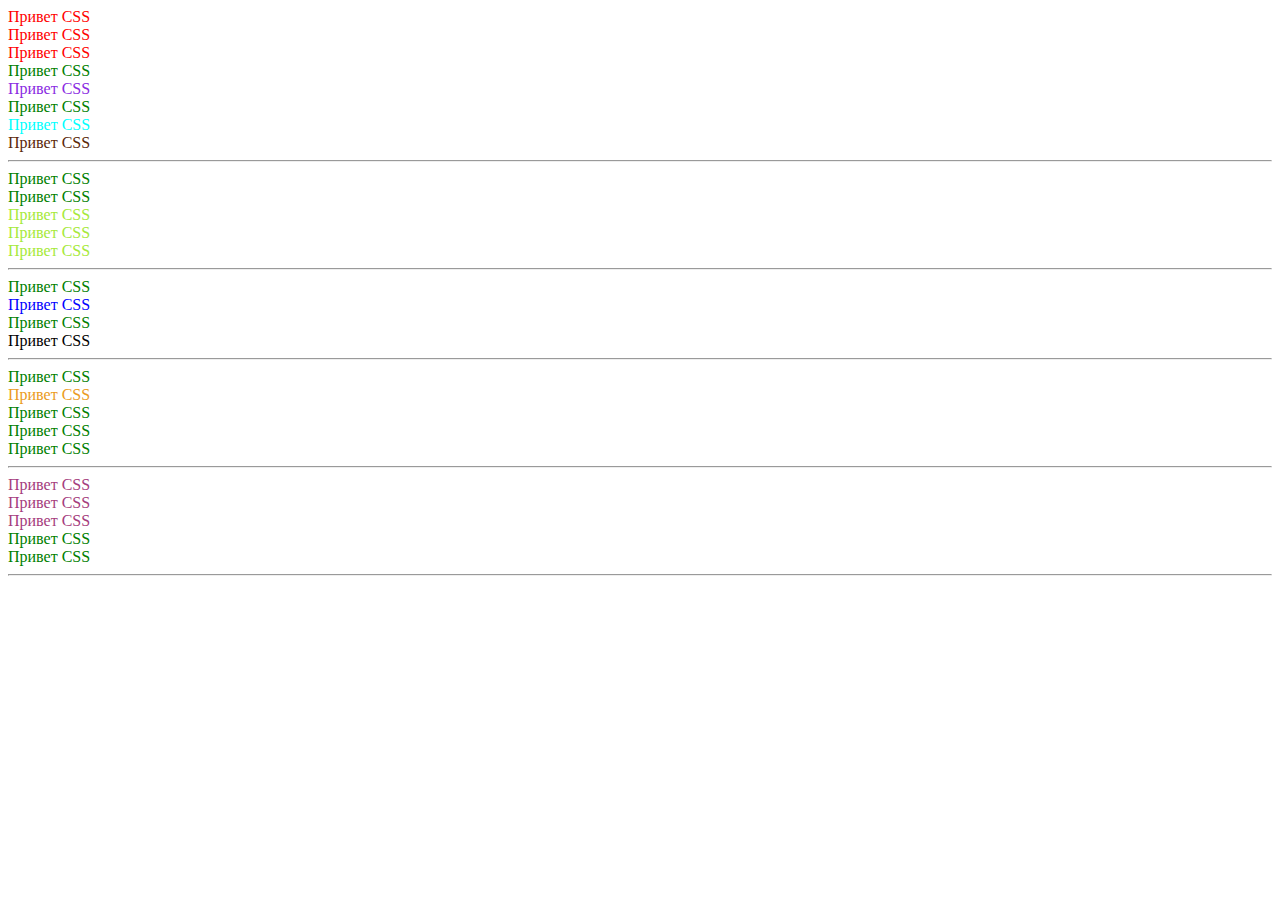
<file: src/lesson23/index.html>
<!DOCTYPE html>
<html lang="ru">

<head>
    <meta charset="UTF-8">
    <meta name="viewport" content="width=device-width, initial-scale=1.0">
    <link rel="shortcut icon" href="html-logo.svg" type="image/x-icon">
    <link rel="stylesheet" href="./css/style.css">
    <title>Селекторы</title>
</head>

<body>
    <!-- Простые селекторы -->
    <div class="block">Привет CSS</div>
    <div class="block">Привет CSS</div>
    <div class="block">Привет CSS</div>
    <div>Привет CSS</div>
    <div id="id-block">Привет CSS</div>
    <div>Привет CSS</div>
    <div data-exampie="voiue1">Привет CSS</div>
    <div data-exampie="voiue2">Привет CSS</div>
    <hr>
    <!-- Комбинированые селекторы -->
    <div class="block1">Привет CSS</div>
    <div class="block2">Привет CSS</div>
    <div class="block3">Привет CSS</div>
    <div class="block4">Привет CSS</div>
    <div class="block5">Привет CSS</div>
    <hr>
    <!-- Контекстные селекторы -->
    <div>Привет CSS</div>
    <div class="blue-block">Привет CSS</div>
    <div>Привет CSS</div>
    <span class="blue-block">Привет CSS</span>
    <hr>

    <div class="orange">Привет CSS</div>
    <div>
        <div class="orange">Привет CSS</div>
    </div>
    <div class="orange">Привет CSS</div>
    <div class="orange">Привет CSS</div>
    <div class="orange">Привет CSS</div>
    <hr>

    <div class="parent">
        <div class="child">Привет CSS</div>
        <div class="child">Привет CSS</div>
        <div class="child">Привет CSS</div>
        <div>
            <div class="child">Привет CSS</div>
        </div>
    </div>
    <div class="child">Привет CSS</div>
    <hr>

</body>

</html>
</file>
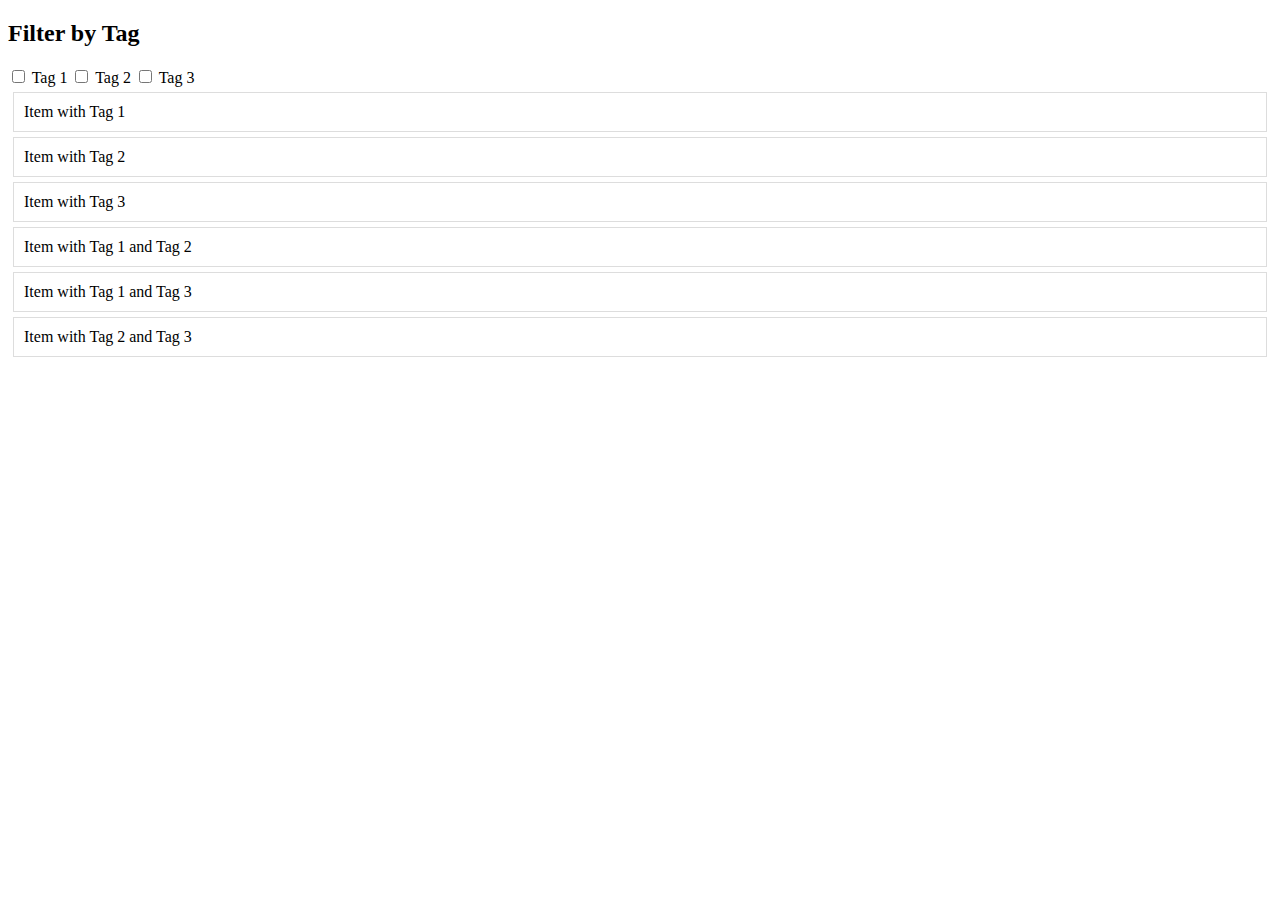
<file: test.html>
<!DOCTYPE html>
<html lang="en">
<head>
    <meta charset="UTF-8">
    <meta name="viewport" content="width=device-width, initial-scale=1.0">
    <title>Tag Filter Example</title>
    <style>
        .item {
            padding: 10px;
            margin: 5px;
            border: 1px solid #ddd;
        }
        .hidden {
            display: none;
        }
    </style>
</head>
<body>

<h2>Filter by Tag</h2>

<div>
    <label><input type="checkbox" class="filter-checkbox" value="tag1"> Tag 1</label>
    <label><input type="checkbox" class="filter-checkbox" value="tag2"> Tag 2</label>
    <label><input type="checkbox" class="filter-checkbox" value="tag3"> Tag 3</label>
</div>

<div class="item tag1">Item with Tag 1</div>
<div class="item tag2">Item with Tag 2</div>
<div class="item tag3">Item with Tag 3</div>
<div class="item tag1 tag2">Item with Tag 1 and Tag 2</div>
<div class="item tag1 tag3">Item with Tag 1 and Tag 3</div>
<div class="item tag2 tag3">Item with Tag 2 and Tag 3</div>

<script>
    const checkboxes = document.querySelectorAll('.filter-checkbox');
    const items = document.querySelectorAll('.item');

    checkboxes.forEach(checkbox => {
        checkbox.addEventListener('change', () => {
            filterItems();
        });
    });

    function filterItems() {
        const activeFilters = Array.from(checkboxes)
                                   .filter(checkbox => checkbox.checked)
                                   .map(checkbox => checkbox.value);

        items.forEach(item => {
            const itemTags = Array.from(item.classList);
            const isVisible = activeFilters.length === 0 || activeFilters.some(filter => itemTags.includes(filter));
            item.classList.toggle('hidden', !isVisible);
        });
    }
</script>

</body>
</html>
</file>
<file: src/style.css>
*{padding: 0;margin: 0;border: 0;}
*,*:before,*:after{-webkit-box-sizing: border-box;box-sizing: border-box;}
:focus,:active{outline: none;}
a:focus,a:active{outline: none;}
nav,footer,header,aside{display: block;}
html,body{
    height:100%;width:100%;
    font-size:100%;line-height:1;-ms-text-size-adjust:100%;-moz-text-size-adjust:100%;-webkit-text-size-adjust:100%;}
input,button,textarea{font-family:inherit;}
input::-ms-clear{display: none;}
button{cursor: pointer;}
button::-moz-focus-inner{padding:0;border:0;}
a,a:visited{text-decoration: none;}
a:hover{text-decoration: none;}
ul li{list-style: none;}
img{vertical-align: top;}
h1,h2,h3,h4,h5,h6{font-size:inherit;font-weight: inherit;}
a{color:inherit;}



body {
    font-family: "Montserrat",SansSerif;
    color: black;
}

body.overflow {
    overflow: hidden;
}



.layout {
    display: -webkit-box;
    display: -ms-flexbox;
    display: flex;
    min-height: 100vh;
}

.sidebar {
    padding: 40px 24px 40px 0;
    -ms-flex-negative: 0;
    flex-shrink: 0;
    background-color: white;
}



.content {
    -webkit-box-flex: 1;
    -ms-flex-positive: 1;
    flex-grow: 1;
    background-color: #F4F4F4;
}

.container {
    display: -webkit-box;
    display: -ms-flexbox;
    display: flex;
    -webkit-box-orient: vertical;
    -webkit-box-direction: normal;
    -ms-flex-direction: column;
    flex-direction: column;
    -webkit-box-pack: center;
    -ms-flex-pack: center;
    justify-content: center;
    -webkit-box-align: center;
    -ms-flex-align: center;
    align-items: center;
    padding: 150px 60px 80px 60px;
}


.logo {
    margin-left: 60px;
    margin-bottom: 60px;
}

.sidebar__user {
    background-color: #F4F4F4;
    padding: 20px 30px;
    margin-left: 60px;
    margin-bottom: 100px;
    border-radius: 8px;
    border: 1px solid #DADEC9;
}

.sidebar__name {
    color:#161814;
    font-size: 18px;
    font-weight: 500;
    margin-bottom: 6px;
}

.sidebar__text {
    color: #AFB1A7;
    font-size: 13px;
    font-weight: 400;
    line-height: 130%; /* 16.9px */
}

.sidebar__item {
    width: 372px;
}

.sidebar__button {
    display: -webkit-box;
    display: -ms-flexbox;
    display: flex;
    -webkit-box-align: center;
    -ms-flex-align: center;
    align-items: center;
    gap: 10px;
    padding: 20px 60px;
    margin-bottom: 12px;
    border-radius: 0px 100px 100px 0px;
    -webkit-transition: all .5s;
    -o-transition: all .5s;
    transition: all .5s;
    cursor: pointer;
    width: 90%;
    color:#161814;
    font-size: 16px;
    font-weight: 500;
}

.sidebar__button.active , .sidebar__button:hover {
    width: 100%;
    background-color: #DAF765;
}


.content__title {
    color: #161814;
    font-size: 48px;
    font-weight: 700;
    margin-bottom: 40px;
}

.content__list {
    display: -webkit-box;
    display: -ms-flexbox;
    display: flex;
    -webkit-box-align: center;
    -ms-flex-align: center;
    align-items: center;
    -ms-flex-wrap: wrap;
    flex-wrap: wrap;
    gap: 20px;
}



.content__list-item  {
    cursor: pointer;
    padding: 12px 18px;
    background-color: #fff;
    border-radius: 10px;
    border: 1px solid #DADEC9;
    -webkit-transition: all .3s;
    -o-transition: all .3s;
    transition: all .3s;
}

.content__list-item:hover,.content__list-diplom:hover {
    background-color: #AFB1A7;
}

li a {
    padding: 12px 18px;

}


.content__list-diplom {
    -webkit-transition: all .3s;
    -o-transition: all .3s;
    transition: all .3s;
    display: inline-block;
    padding: 12px 18px;
    background-color: #fff;
    border-radius: 10px;
    border: 1px solid #DADEC9;
}

.content__decor {
    display: -webkit-box;
    display: -ms-flexbox;
    display: flex;
    -webkit-box-align: center;
    -ms-flex-align: center;
    align-items: center;
}

.content__decor-text {
    color:#BEDD44;
    font-size: 36px;
    font-weight: 700;
    line-height: 110%; /* 39.6px */
}

.content__block {
    max-width: 1200px;
}

.content__block.hidden {
    display: none;
}

.content__decor-img img{
    width: 100%;
}

.burger {
    display: none;
    padding: 5px;
    position: fixed;
    top: 3%;
    right: 7%;
    width: 40px;
    height: 40px;
    background-color: #161814;
    border-radius: 50%;
    z-index: 10;
    border: 1px solid #DAF765;
}

@media (max-width: 768px) {
    .burger {
        display: block;
    }

    .sidebar {
        -webkit-transition: all .3s;
        -o-transition: all .3s;
        transition: all .3s;
        -webkit-transform: translateX(-100%);
        -ms-transform: translateX(-100%);
        transform: translateX(-100%);
        position: fixed;
        top: 0;
        left: 0;
        bottom: 0;
        z-index: 5;
    }

    .sidebar.show {
        -webkit-transform: translateX(0%);
        -ms-transform: translateX(0%);
        transform: translateX(0%);
    }

    .overlay {
        opacity: 0;
        pointer-events: none;
        -webkit-transition: all .3s;
        -o-transition: all .3s;
        transition: all .3s;
        position: absolute;
        top: 0;
        right: 0;
        left: 0;
        bottom: 0;
        z-index: 3;
        background-color: #000000e0;
    }

    .overlay.show {
        opacity: 1;
        pointer-events: all;
    }

    .container {
        padding: 40px 20px;
        min-height: 100%;
    }

    .content__decor {
        margin-top: 20px;
        -webkit-box-orient: vertical;
        -webkit-box-direction: normal;
        -ms-flex-direction: column;
        flex-direction: column;
    }
}

@media (max-width: 400px) {
    .sidebar__user {
        margin-left: 0;
    }
}
</file>
<file: src/lesson23/css/style.css>
div {
    color: green;
}

.block {
    color: red;
}

#id-block {
    color: blueviolet;
}

[data-exampie] {
    color: aqua;
}

[data-exampie ="voiue2"] {
    color: rgb(90, 39, 9);
}

.block3, .block4, .block5 {
    color: #a6e93a;
}

div.blue-block {
    color: blue;
}

div .orange {
    color: rgb(235, 155, 34);
}

.parent>.child {
    color: rgb(165, 60, 125);
}
</file>
<file: bim-pro/css/style.css>
@import "fonts.css";
@import "reset.css";
@import "global.css";
@import "swiper-bundle.min.css";
@import "heder.css";

/* ============================================================== */
/* ============================================================== */
/* ============================================================== */

.hero__inner {
    display: flex;
    gap: 74px;
    align-items: end;
    justify-content: space-between;
}

.hero__info {
    /* padding-bottom: 43px; */
    display: flex;
    flex-direction: column;
    align-self: flex-end;
    max-width: 424px;
}

.hero__title {
    font-family: var(--second-family);
    font-weight: 700;
    font-size: 70px;
    line-height: .97;
    letter-spacing: 0.01em;
    padding-bottom: 25px;

}

.hero__text {
    width: 424px;
    letter-spacing: 0.02em;
    padding-bottom: 50px;

}

.hero__button {
    border-radius: 6px;
    max-width: 400px;
    background: var(--orange);
    letter-spacing: 0.01em;
    color: #fff;
    padding: 23.5px 4px 19.5px;
    text-align: center;
}

.hero__swiper {
    max-width: 870px;
    max-height: 517px;
    display: flex;
    overflow: visible;
    flex-direction: column;
    align-items: flex-end;
    gap: 27px;
}


.hero__slide {
    display: flex;
    height: auto;
    border-radius: 10px;
    transition: var(--transition);
    opacity: 0;
}

.hero__slide.swiper-slide-next {
    opacity: .5;
}

.hero__slide.swiper-slide-prev {
    opacity: 0;
}

.hero__slide.swiper-slide-active {
    opacity: 1;
}

.swiper-button-disabled {

    cursor: auto;
}

.swiper-button-disabled line {
    stroke: #403833;
}


.hero__slide-img {
    position: relative;
    width: 100%;
    max-height: 517px;
    border-radius: 10px;
    overflow: hidden;
}

.hero__slide-img img {
    width: 100%;
    height: 100%;
    object-fit: cover;
    object-position: 10% 10%
}

.hero_slider-text {
    max-width: 68px;
    position: absolute;
    left: 0;
    top: 0;
    bottom: 0;
    background: rgba(0, 0, 0, 0.3);
    display: flex;
    justify-content: center;
    align-items: center;
}

.hero_slider-text p {
    display: block;
    flex-shrink: 0;
    font-family: var(--second-family);
    font-weight: 700;
    font-size: 30px;
    line-height: 1.33;
    letter-spacing: 0.01em;
    color: #fff;
    transform: rotate(90deg);
}

.hero__nav {
    display: flex;
    justify-content: space-between;
    align-items: center;
    width: 311px;
    gap: 20px;
}

.hero__prev,
.hero__next {
    background: transparent;
}


.hero__scrollbar.swiper-scrollbar {
    height: 1px;
    background: #fff;
    width: 253px;
    position: static;
    display: flex;
    align-items: center;
}


.hero__scrollbar .swiper-scrollbar-drag {
    height: 3px;
    background: #ea4c14;
    width: 48px;
    border-radius: 0;

}

/* =================================================== */


.services__inner {
    display: flex;
    flex-direction: column;
}


.services__title {
    line-height: 1.36;
    color: #efefef;
    padding-bottom: 100px;
}

.services__list {
    display: grid;
    grid-template: repeat(2, 1fr) / repeat(3, 1fr);
    gap: 26px 29px;
    padding-bottom: 156px;
}

.services__list-item {
    max-width: 436px;
    height: 180px;
    border: 2px solid #464646;
    border-radius: 5px;
    background: #191919;
    padding: 20px;
    display: flex;
    justify-content: center;
    transition: var(--transition);
}

.services__list-item:has(.services__link:hover) {
    border: 2px solid var(--orange);
}

.services__link {
    display: flex;
    gap: 20px;
    align-items: center;
}

.services__list-img img {
    width: 100%;
    height: 100%;
}

.services__list-text {
    max-width: 220px;
}


.services__info {
    display: grid;
    grid-template-columns: auto repeat(4, 1fr) auto;
    /* grid-template-rows: auto 15px; */
}

.services__info-item {
    font-family: var(--second-family);
    font-weight: 700;
    font-size: 28px;
    line-height: 1.07;
    letter-spacing: 0.01em;
    text-align: center;
    color: var(--orange);
    border-bottom: 1px solid #9b9b9b;
    border-right: 1px solid #515151;
    padding: 19px 28px;
    position: relative;
}

.services__info-item:last-child {
    border-left: none;
    border-right: none;
    padding: 0px 15px;
}

.services__info-item:first-child {
    border-left: none;
    border-right: 1px solid #515151;
    padding: 0px 15px;
}

.services__info-item:first-child::after {
    display: none;
}

.services__info-item:first-child::before {
    display: none;
}

.services__info-item::after {
    content: "";
    display: block;
    background: #515151;
    width: 24px;
    height: 3px;
    transform: rotate(-135deg);
    position: absolute;
    bottom: -2px;
    left: -12px;
}

.services__info-item::before {
    content: "";
    display: block;
    background: #515151;
    ;
    width: 15px;
    height: 1px;
    transform: rotate(90deg);
    position: absolute;
    bottom: -7.5px;
    left: -7.5px;
}

.services__info-item span {
    display: block;
}

.services__info-item span:last-child {
    color: #EFEFEF;
}

/* =============================================== */

.motivation {
    background: #171719;
}

.motivation__inner {
    display: flex;
}

.motivation__info {
    max-width: 547px;
    /* height: 637px; */
    padding: 66px 38px 60px 0;
}

.motivation__background {
    width: 100%;
    height: 637px;

    margin-left: auto;
    margin-right: -20%;
    background: url(../img/content/Visualized-real-estate.jpg) no-repeat 50% 50%/ cover;
}

.motivation__background img {
    width: 100%;
    height: 100%;
}

.motivation__visual {
    display: flex;
    align-items: end;
    gap: 15px;
    padding-bottom: 60px;
}

.motivation__visual-img {
    display: flex;
    gap: 5px;
    border: 2px solid #fff;
    width: 172px;
    height: 218px;
    align-items: end;
}

.motivation__visual-img img {
    width: 42px;
    height: 42px;
}

.motivation__visual-plus {
    display: flex;
    align-items: center;
    justify-content: end;
    height: 86px;
    width: 118px;
}

.motivation__visual-number {
    font-family: var(--second-family);
    font-weight: 700;
    font-size: 95px;
    color: var(--orange);
}

.motivation__visual-column {
    align-content: end;
    width: 44px;
    height: 218px;
    background: var(--orange);
    animation: visualColumn 5s linear infinite;

}

@keyframes visualColumn {

    0% {
        width: 44px;
        height: 44px;
    }

    100% {
        width: 44px;
        height: 218px;
    }

}

.motivation__visual-text {
    font-family: var(--font-family);
    font-size: 16px;
    line-height: 1.25;
    letter-spacing: 0.01em;
    color: #a5a5a5;
}

.motivation__text {
    font-family: var(--second-family);
    font-weight: 700;
    font-size: 60px;
    line-height: .97;
    letter-spacing: 0.01em;
    color: #fff;
}

/* =============================================== */


.description {
    background: var(--bg-light);
}

.description__inner {
    display: flex;
    gap: 96px;
    justify-content: space-between;
}

.description__control {
    max-width: 534px;
    min-width: 450px;
}

.tab-controls__item {
    padding: 46px;
    border-bottom: 1px solid #e3e2e236;
}

.tab-controls__item:first-child {
    padding-top: 0;
}

.tab-controls__item:last-child {
    border-bottom: none;
}

.tab-controls__link {
    position: relative;

    display: block;
    font-family: var(--second-family);
    font-weight: 700;
    font-size: 50px;
    line-height: 1;
    letter-spacing: 0.01em;
    color: var(--orange);
    transition: var(--transition);
}

.tab-controls__link span {

    color: #efefef;
}

.tab-controls__link--active {
    padding-left: 45px;
}

.tab-controls__link--active::before {
    content: url(../img/icon/arrow-4.svg);
    display: block;
    position: absolute;
    left: 0;
    top: 0;
    /* transform: rotate(90deg); */
}

.tab-controls__link:hover {
    padding-left: 45px;
}

.tab-controls__link:hover::before {
    content: url(../img/icon/arrow-4.svg);
    position: absolute;
    left: 0;
    top: 0;
}

.description__content {
    max-width: 784px;
}

.description__content-list__item {

    padding: 30px 30px 30px 50px;
    border-left: 1px solid #9da0a342;
}

/* =========================================================== */


.main__steps {
    padding: 103px 0 110px;
}

.steps__inner {
    display: flex;
    flex-direction: column;
    gap: 80px;
}

.steps__title {
    font-family: var(--second-family);
    font-weight: 700;
    font-size: 50px;
    line-height: 1;
    letter-spacing: 0.01em;
    color: #efefef;
}

.steps__title span {
    color: var(--orange);
}

.steps__list {
    display: flex;
    align-items: start;
    justify-content: space-between;
    gap: 5px;
}

.steps__item {
    display: flex;
    flex-direction: column;
    justify-content: center;
    max-width: 215px;
}

.steps__item:last-child {
    margin-right: 25px;
}

.steps__item img {
    margin-top: 20px;
}

.steps__number {
    text-align: center;
    font-family: var(--second-family);
    font-weight: 700;
    font-size: 50px;
    line-height: 1.36;
    letter-spacing: 0.01em;
    color: var(--orange);
}

.steps__text-acent {
    font-weight: 500;
    font-size: 22px;
    line-height: 1.23;
    letter-spacing: 0.01em;
    text-align: center;
    color: var(--orange);
}

.steps__text {
    font-weight: 500;
    font-size: 22px;
    line-height: 1.23;
    letter-spacing: 0.01em;
    text-align: center;
    color: #efefef;
}


/* ================================================== */
.complex-development {
    background-color: var(--bg-light);
}

.complex-development__inner {
    display: flex;
    gap: 100px;
    justify-content: center;
}

.complex-development__accordion {
    display: flex;
    flex-direction: column;
    padding-top: 82px;
}

.complex-development__title {
    font-family: var(--second-family);
    font-weight: 700;
    font-size: 50px;
    line-height: 1;
    letter-spacing: 0.01em;
    color: #efefef;
    margin-bottom: 55px;
}

.complex-development-list__item {
    align-content: center;
    padding: 30px 0 30px;
}

.accordion-list__item--opened .complex-development-list__control {
    padding-bottom: 20px;

}

.complex-development__text {
    font-family: var(--third-family);
    font-size: 16px;
    line-height: 1.5;
    letter-spacing: 0.01em;
    color: #fff;
    margin-bottom: 18px;
}

.complex-development__text--acent {
    font-family: var(--third-family);
    font-size: 16px;
    line-height: 1.5;
    letter-spacing: 0.01em;
    color: #fff;
    margin-left: 20px;
    position: relative;
    margin-bottom: 18px;
}

.complex-development__text--acent a {
    text-decoration: underline;
    text-decoration-skip-ink: none;
    cursor: pointer;
    color: var(--orange);
}



.complex-development__text--acent::before {
    position: absolute;
    left: -47px;
    top: 40px;
    content: '';
    width: 60px;
    height: 2px;
    background-color: #fff;
    transform: rotate(90deg);
}

.complex-development__preview {
    max-width: 684px;
    height: 197px;
    position: relative;
}


.complex-development-printed {
    position: absolute;
    bottom: 0;
    right: 0;
}

.complex-development-outdoor {
    position: absolute;
    bottom: 0;
    left: 50%;
    transform: translateX(-55%);
}

.complex-development-site {
    position: absolute;
    bottom: 0;
    left: 0;
}

.complex-development__list {
    margin-bottom: 70px;
}

/* =========================================== */

.architectural {
    background-color: var(--bg-dark);
}

.architectural__inner {
    display: flex;
    gap: 100px;
    justify-content: center;
}

.architectural__accordion {
    display: flex;
    flex-direction: column;
    padding-top: 82px;
}

.architectural__title {
    font-family: var(--second-family);
    font-weight: 700;
    font-size: 50px;
    line-height: 1;
    letter-spacing: 0.01em;
    color: #efefef;
    margin-bottom: 55px;
}

.architectural-list__item {
    align-content: center;
    padding: 30px 0 30px;
}

.accordion-list__item--opened .architectural-list__control {
    padding-bottom: 20px;
}

.architectural__text {
    font-family: var(--third-family);
    font-size: 16px;
    line-height: 1.5;
    letter-spacing: 0.01em;
    color: #fff;
    margin-bottom: 18px;
}

.architectural__text--acent a {
    text-decoration: underline;
    text-decoration-skip-ink: none;
    cursor: pointer;
    color: var(--orange);
}

.architectural__text--acent {
    ont-family: var(--third-family);
    font-size: 16px;
    line-height: 1.5;
    letter-spacing: 0.01em;
    color: #fff;
    margin-left: 20px;
    position: relative;
    margin-bottom: 18px;
}

.architectural__text--acent::before {
    position: absolute;
    left: -47px;
    top: 40px;
    content: '';
    width: 60px;
    height: 2px;
    background-color: #fff;
    transform: rotate(90deg);
}

.architectural__preview {
    max-width: 684px;
    height: 197px;
    position: relative;
}


.architectural-printed {
    position: absolute;
    bottom: 0;
    right: 0;
}

.architectural-outdoor {
    position: absolute;
    bottom: 0;
    left: 50%;
    transform: translateX(-55%);
}

.architectural-site {
    position: absolute;
    bottom: 0;
    left: 0;
}

.architectural__list {
    margin-bottom: 70px;
}


/* ============================================================ */

.interior {
    background-color: var(--bg-light);
}

.interior__inner {
    display: flex;
    gap: 100px;
    justify-content: center;
}


.interior__accordion {
    display: flex;
    flex-direction: column;
    padding-top: 82px;

}

.interior__title {
    font-family: var(--second-family);
    font-weight: 700;
    font-size: 50px;
    line-height: 1;
    letter-spacing: 0.01em;
    color: #efefef;
    margin-bottom: 55px;
}


.interior-list__item {
    align-content: center;
    padding: 30px 0 30px;
}


.accordion-list__item--opened .interior-list__control {
    padding-bottom: 20px;
}

.interior__text {
    font-family: var(--third-family);
    font-size: 16px;
    line-height: 1.5;
    letter-spacing: 0.01em;
    color: #fff;
    margin-bottom: 18px;
}

.interior__text--acent a {
    text-decoration: underline;
    text-decoration-skip-ink: none;
    cursor: pointer;
    color: var(--orange);
}

.interior__text--acent {
    margin-left: 20px;
    position: relative;
    font-family: var(--third-family);
    font-size: 16px;
    line-height: 1.5;
    letter-spacing: 0.01em;
    color: #fff;
    margin-bottom: 18px;
}

.interior__text--acent::before {
    position: absolute;
    left: -47px;
    top: 40px;
    content: '';
    width: 60px;
    height: 2px;
    background-color: #fff;
    transform: rotate(90deg);
}

.interior__preview {
    max-width: 684px;
    height: 197px;
    position: relative;
}


.interior-printed {
    position: absolute;
    bottom: 0;
    right: 0;
}

.interior-outdoor {
    position: absolute;
    bottom: 0;
    left: 50%;
    transform: translateX(-55%);
}

.interior-site {
    position: absolute;
    bottom: 0;
    left: 0;
}

.interior__list {
    margin-bottom: 70px;
}

/* ================================================== */

.advertising {
    background-color: var(--bg-dark);
}

.advertising__inner {
    display: flex;
    gap: 100px;
    justify-content: center;
}

.advertising__accordion {
    display: flex;
    flex-direction: column;
    padding-top: 82px;
}

.advertising__title {
    font-family: var(--second-family);
    font-weight: 700;
    font-size: 50px;
    line-height: 1;
    letter-spacing: 0.01em;
    color: #efefef;
    margin-bottom: 55px;
}

.advertising-list__item {
    align-content: center;
    padding: 30px 0 30px;
}

.accordion-list__item--opened .advertising-list__control {
    padding-bottom: 20px;
}

.advertising__text {
    font-family: var(--third-family);
    font-size: 16px;
    line-height: 1.5;
    letter-spacing: 0.01em;
    color: #fff;
    margin-bottom: 18px;
}

.advertising__text--acent a {
    text-decoration: underline;
    text-decoration-skip-ink: none;
    cursor: pointer;
    color: var(--orange);
}

.advertising__text--acent {
    margin-left: 20px;
    position: relative;
    font-family: var(--third-family);
    font-size: 16px;
    line-height: 1.5;
    letter-spacing: 0.01em;
    color: #fff;
    margin-bottom: 18px;
}

.advertising__text--acent::before {
    position: absolute;
    left: -47px;
    top: 40px;
    content: '';
    width: 60px;
    height: 2px;
    background-color: #fff;
    transform: rotate(90deg);
}

.advertising__preview {
    max-width: 684px;
    height: 197px;
    position: relative;
}


.advertising-printed {
    position: absolute;
    bottom: 0;
    right: 0;
}

.advertising-city {
    position: absolute;
    bottom: 0;
    left: 50%;
    transform: translateX(-55%);
}

.advertising-site {
    position: absolute;
    bottom: 0;
    left: 0;
}

.advertising__list {
    margin-bottom: 70px;
}

/* ============================================== */

.vrMaterials {
    background-color: var(--bg-light);
}

.vrMaterials__inner {
    display: flex;
    gap: 100px;
    justify-content: center;
}

iframe {
    width: 100%;
    height: 1104px;
}

.vrMaterials__accordion {
    display: flex;
    flex-direction: column;
    padding-top: 82px;
}

.vrMaterials__title {
    font-family: var(--second-family);
    font-weight: 700;
    font-size: 50px;
    line-height: 1;
    letter-spacing: 0.01em;
    color: #efefef;
    margin-bottom: 55px;
}

.vrMaterials__title p {
    font-family: var(--font-family);
    font-weight: 400;
    font-size: 18px;
    line-height: 1.5;
    letter-spacing: 0.02em;
    color: #a5a5a5;
    margin-top: 6px;
}

.vrMaterials__accordion-title {
    display: flex;
    gap: 20px;
}

.vrMaterials__accordion-title path {
    transition: var(--transition);
}

.vrMaterials__accordion-title:hover path {
    stroke: var(--orange);
}

.vrMaterials-list__item {
    align-content: center;
    padding: 30px 0 30px;
}

.accordion-list__item--opened .vrMaterials-list__control {
    padding-bottom: 20px;

}

.vrMaterials__text {
    font-family: var(--third-family);
    font-size: 16px;
    line-height: 1.5;
    letter-spacing: 0.01em;
    color: #fff;
    margin-bottom: 18px;
}

.vrMaterials__text--acent a {
    text-decoration: underline;
    text-decoration-skip-ink: none;
    cursor: pointer;
    color: var(--orange);
}

.vrMaterials__text--acent {
    font-family: var(--third-family);
    font-size: 16px;
    line-height: 1.5;
    letter-spacing: 0.01em;
    color: #fff;
    margin-left: 20px;
    position: relative;
    margin-bottom: 18px;
}

.vrMaterials__text--acent::before {
    position: absolute;
    left: -47px;
    top: 40px;
    content: '';
    width: 60px;
    height: 2px;
    background-color: #fff;
    transform: rotate(90deg);
}

.vrMaterials__preview {
    max-width: 684px;
    height: 197px;
    position: relative;
}

.vrMaterials-printed {
    position: absolute;
    bottom: 0;
    left: 150px;
}

.vrMaterials-digital {
    position: absolute;
    bottom: 0;
    left: 150px;
}

.vrMaterials-tables {
    position: absolute;
    bottom: 0;
    right: 150px;
}

.vrMaterials-media {
    position: absolute;
    bottom: 0;
    right: 150px;
}

.vrMaterials-outdoor {
    position: absolute;
    bottom: 0;
    right: 150px;
}

.vrMaterials-site {
    position: absolute;
    bottom: 0;
    left: 50%;
    transform: translateX(-55%);
}

.vrMaterials__list {
    margin-bottom: 70px;
}

.vrMaterials__control-box {
    position: relative;
}

.vrMaterials__control {
    position: absolute;
    top: 50%;
    right: 50%;
}

.vrMaterials__control:hover circle {
    fill: var(--orange);
}

.tab5-content-Swap img {
    height: 100%;
}

.tab5-content-Swap iframe {
    height: 1132px;
    width: 859px;
}

/* ============================================== */

.additional {
    background-color: var(--bg-dark);
}

.additional__inner {
    display: flex;
    gap: 100px;
    justify-content: center;
}



.additional__accordion {
    display: flex;
    flex-direction: column;
    padding-top: 82px;

}

.additional__title {
    font-family: var(--second-family);
    font-weight: 700;
    font-size: 50px;
    line-height: 1;
    letter-spacing: 0.01em;
    color: #efefef;
    margin-bottom: 55px;
}

.additional__title p {
    font-family: var(--font-family);
    font-weight: 400;
    font-size: 18px;
    line-height: 1.5;
    letter-spacing: 0.02em;
    color: #a5a5a5;
    margin-top: 6px;
}

.additional__accordion-title {
    display: flex;
    gap: 20px;
}

.additional__accordion-title path {
    transition: var(--transition);
}

.additional__accordion-title:hover path {
    stroke: var(--orange);
}

.accordion-list__item--opened path {
    stroke: var(--orange);
}

.additional-list__item {
    align-content: center;
    padding: 30px 0 30px;
}


.accordion-list__item--opened .additional-list__control {
    padding-bottom: 20px;

}

.additional__text {
    font-family: var(--third-family);
    font-size: 16px;
    line-height: 1.5;
    letter-spacing: 0.01em;
    color: #fff;
    margin-bottom: 18px;
}

.additional__text--acent a {
    text-decoration: underline;
    text-decoration-skip-ink: none;
    cursor: pointer;
    color: var(--orange);
}

.additional__text--acent {
    font-family: var(--third-family);
    font-size: 16px;
    line-height: 1.5;
    letter-spacing: 0.01em;
    color: #fff;
    margin-left: 20px;
    position: relative;
    margin-bottom: 18px;
}

.additional__text--acent::before {
    position: absolute;
    left: -47px;
    top: 40px;
    content: '';
    width: 60px;
    height: 2px;
    background-color: #fff;
    transform: rotate(90deg);
}

.additional__preview {
    max-width: 684px;
    height: 197px;
    position: relative;
}

.additional-printed {
    position: absolute;
    bottom: 0;
    left: 150px;
}

.additional-digital {
    position: absolute;
    bottom: 0;
    left: 150px;
}

.additional-tables {
    position: absolute;
    bottom: 0;
    right: 150px;
}

.additional-media {
    position: absolute;
    bottom: 0;
    right: 150px;
}

.additional-outdoor {
    position: absolute;
    bottom: 0;
    right: 150px;
}

.additional-site {
    position: absolute;
    bottom: 0;
    left: 50%;
    transform: translateX(-55%);
}

.additional__list {
    margin-bottom: 70px;
}

.tab6-content-Swap img {
    height: 100%;
}

/* ================================================== */


.hide {
    display: none;
}


.project {
    background-color: var(--bg-light);
}

.project__title {
    font-family: var(--second-family);
    font-weight: 700;
    font-size: 50px;
    line-height: 1;
    letter-spacing: 0.01em;
    color: #efefef;
    margin-bottom: 100px;
}

.project__wraper {
    padding-bottom: 124px;
    position: relative;
}

.project__teg {
    display: flex;
    flex-wrap: wrap;
    justify-content: start;
    gap: 5px 5px;
    margin-bottom: 30px;
    font-family: var(--font-family);
    font-weight: 400;
    font-size: 18px;
    line-height: 1.5;
    letter-spacing: 0.02em;
    color: #fff;
}

.filter-checkbox {
    display: none;
}

.filter-label {
    padding: 5px 10px;
    border: 1px solid #fff;
    border-radius: 6px;
    height: 44px;
    cursor: pointer;
    transition: var(--transition);
}

.filter-label:hover {
    color: var(--orange);
    border: 1px solid var(--orange);
}

.filter-checkbox:checked+.filter-label {
    color: var(--orange);
    border-color: var(--orange);
}

.project__button-nav {
    display: none;
}

.reset-button {
    font-family: var(--font-family);
    font-weight: 400;
    font-size: 18px;
    line-height: 1.5;
    letter-spacing: 0.02em;
    color: var(--orange);
    background-color: transparent;
    cursor: pointer;
    transition: var(--transition);
    position: absolute;
    top: 60px;
    right: 0;
}

.reset-button:hover {
    border-bottom: 1px solid var(--orange);
}

.project__content-list {
    display: grid;
    gap: 30px 30px;
    grid-template-columns: 1fr 1fr;
    grid-auto-flow: dense;
    margin-bottom: 50px;
    max-height: 1700px;
    overflow: hidden;
}

.tag-groo {
    grid-row: span 2;
}

.project__content-img {
    position: relative;
    filter: grayscale(1);
    transition: var(--transition);
}

.project__content-img:hover {
    position: relative;
    filter: none;
}

.project__content-img img {
    width: 100%;
}

.project__content-link {
    position: absolute;
    top: 10%;
    right: 10%;
    transition: var(--transition);
}

.project__content-link:hover {
    transform: rotate(90deg);
}

.project__content-info {
    position: absolute;
    left: 0;
    right: 0;
    bottom: 0;
    background: linear-gradient(180deg, rgba(0, 0, 0, 0.6) 0%, rgba(0, 0, 0, 0.6) 100%);
    padding: 20px 30px;
}

.project__content-info span {
    font-family: var(--second-family);
    font-weight: 700;
    font-size: 32px;
    line-height: 1.25;
    letter-spacing: 0.01em;
    color: #fff;
}

.project__content-teg li {
    display: inline-block;
    border: 1px solid #fff;
    border-radius: 6px;
    padding: 2px;
    height: 25px;
    font-family: var(--font-family);
    font-weight: 400;
    font-size: 16px;
    line-height: 1.25;
    letter-spacing: 0.01em;
    color: #fff;
    text-align: center;
}

.project__content-button {
    width: 436px;
    height: 64px;
    font-size: 18px;
    text-align: center;
    color: #efefef;
    background-color: transparent;
    margin: 0 auto;
}

.project__info-title {
    font-family: var(--second-family);
    font-weight: 700;
    font-size: 50px;
    line-height: 1;
    letter-spacing: 0.01em;
    color: #efefef;
    margin-bottom: 20px;
}

.project__info-inner {
    display: flex;
}

.project__info-text {
    margin-right: 44px;
    font-family: var(--font-family);
    font-weight: 400;
    font-size: 18px;
    line-height: 150%;
    letter-spacing: 0.02em;
    color: #efefef;
}

.project__info-text p:first-child {
    margin-bottom: 30px;
}

.project__info-pfoto {
    display: flex;
    flex-direction: column;
    align-items: center;
    justify-content: center;
    max-width: 260px;
    width: 100%;
    border-left: 2px solid var(--orange);
}

.project__info-pfoto img {
    border-radius: 50%;
    overflow: hidden;
    width: 120px;
    height: 120px;
    margin-bottom: 20px;
}

.project__info-name {
    margin-bottom: 5px;
    font-family: var(--second-family);
    font-weight: 700;
    font-size: 28px;
    line-height: 1.07;
    letter-spacing: -0.01em;
    color: #efefef;
}

.project__info-prof {
    font-family: var(--font-family);
    font-weight: 400;
    font-size: 16px;
    line-height: 1.25;
    letter-spacing: 0.01em;
    color: #efefef;
}


/* ======================================== */

.main__personal {
    padding: 117px 0 135px;
}

.personal__title {
    font-family: var(--second-family);
    font-weight: 700;
    font-size: 50px;
    line-height: 1;
    letter-spacing: 0.01em;
    color: #efefef;
}

.personal__title span {
    color: var(--orange);
}

.personal__subtitle {
    font-family: var(--font-family);
    font-weight: 400;
    font-size: 22px;
    line-height: 1.23;
    letter-spacing: 0.01em;
    color: #efefef;
    margin-bottom: 85px;
}

.personal__list {
    display: grid;
    grid-template-columns: repeat(4, 1fr);
    gap: 60px 30px;
}

.personal__item {
    max-width: 319px;
}

.personal__img {
    height: 400px;
}

.personal__img img {
    height: 100%;
    overflow: hidden;
    object-fit: cover;
}

.personal__info {
    width: 100%;
    height: 94px;
    background: var(--bg-light);
    border-top: 2px solid var(--orange);
    display: flex;
    flex-direction: column;
    align-items: center;
    justify-content: center;
}

.personal__name {
    font-family: var(--third-family);
    font-weight: 400;
    font-size: 22px;
    line-height: 1.23;
    letter-spacing: 0.01em;
    color: var(--orange);
}

.personal__prof {
    font-family: var(--font-family);
    font-weight: 400;
    font-size: 18px;
    line-height: 1.5;
    letter-spacing: 0.02em;
    color: #efefef;
}

/* ================================================= */

.description__content-mobil {
    display: none;
}

.tab-controls-guar__item {
    padding: 46px;
    border-bottom: 1px solid #e3e2e236;
}

.tab-controls-guar__item:first-child {
    padding-top: 0;
}

.tab-controls-guar__item:last-child {
    border-bottom: none;
}

.tab-controls-guar__link {
    position: relative;
    display: block;
    font-family: var(--second-family);
    font-weight: 700;
    font-size: 50px;
    line-height: 1;
    letter-spacing: 0.01em;
    color: #efefef;
    transition: var(--transition);
}

.tab-controls-guar__link span {

    color: var(--orange);
}

.tab-controls-guar__link--active {
    padding-left: 45px;
}

.tab-controls-guar__link--active::before {
    content: url(../img/icon/arrow-4.svg);
    display: block;
    position: absolute;
    left: 0;
    top: 0;

}

.tab-controls-guar__link:hover {
    padding-left: 45px;
}

.tab-controls-guar__link:hover::before {
    content: url(../img/icon/arrow-4.svg);
    position: absolute;
    left: 0;
    top: 0;
}

.guarantees {
    background-color: var(--bg-light);
}

.accordion-content__guarantee {
    border-left: 2px solid var(--orange);
    padding-left: 20px;
    margin-left: 40px;
}

.content-guar-link {
    font-family: var(--font-family);
    font-weight: 500;
    font-size: 14px;
    line-height: 1.5;
    text-decoration: underline;
    text-decoration-skip-ink: none;
    color: #ea4c14;
    display: flex;
    gap: 5px;
}

.content-guar-item {
    font-family: var(--font-family);
    font-weight: 400;
    font-size: 18px;
    line-height: 1.5;
    letter-spacing: 0.02em;
    color: #efefef;
    margin-left: 20px;
    position: relative;
    margin-bottom: 30px;
}

.content-guar-item::before {
    content: '';
    width: 4px;
    height: 4px;
    border-radius: 50%;
    position: absolute;
    left: -10px;
    top: 10px;
    background-color: #fff;
}

.content-guar-item span {
    color: var(--orange);
}


/* ==================================== */

.partners {
    background-color: var(--bg-light);
}

.partners__title {
    font-family: var(--second-family);
    font-weight: 700;
    font-size: 50px;
    line-height: 1;
    letter-spacing: 0.01em;
    color: #efefef;
    margin-bottom: 60px;
}

.partners__list {
    display: grid;
    grid-template-columns: repeat(6, 1fr);
}

.partners__item {
    display: flex;
    align-items: center;
    justify-content: center;
    border: 1px solid #424242;
    width: 228px;
    height: 200px;
}

.partners__img:hover path {
    fill: #fff;
}

/* ============================================== */

.media {
    background-color: var(--bg-light);
}



.media__top {
    display: flex;
    align-items: center;
    justify-content: space-between;
    margin-bottom: 60px;
}

.media__title {
    font-family: var(--second-family);
    font-weight: 700;
    font-size: 50px;
    line-height: 1;
    letter-spacing: 0.01em;
    color: #efefef;
}

.media__nav {
    display: flex;
    align-items: center;
    justify-content: center;
}

.media__pred {
    border: 1px solid #424242;
    width: 50px;
    height: 50px;
    display: flex;
    align-items: center;
    justify-content: center;
}

.media__next {
    border: 1px solid #424242;
    width: 50px;
    height: 50px;
    display: flex;
    align-items: center;
    justify-content: center;
}

.media__pred:hover,
.media__next:hover {
    cursor: pointer;
}

.media__pred:hover path,
.media__next:hover path {
    stroke: var(--orange);
}

.media__pred.swiper-button-disabled path,
.media__next.swiper-button-disabled path {
    stroke: #fff;
}

.media__pred.swiper-button-disabled,
.media__next.swiper-button-disabled {
    cursor: default;
}

.media__slide {
    border: 1px solid #414141;
    width: 319px;
    height: 295px;
    font-family: var(--font-family);
    font-weight: 400;
    font-size: 18px;
    line-height: 1.5;
    letter-spacing: 0.02em;
    color: #fff;
    display: flex;
    flex-direction: column;
    align-items: center;
    justify-content: space-around;
}

.media__slide:hover {
    background-color: var(--orange);
}

.media__text {
    text-align: center;
}

.media__link {
    display: flex;
    align-items: center;
    justify-content: center;
    gap: 25px;
}

.media__wraper {
    position: relative;
    height: 50px;
}

.media__wraper .swiper-pagination.media__pagination {
    width: 30%;
    position: absolute;
    left: 0px;
    top: 15px;
    /* transform: translateX(0%); */
    /* right: 0; */

}

.swiper-pagination-bullet {
    width: 112px;
    height: 2px;
    background: #e3e2e2;
    opacity: 1;
    border-radius: 0;
}

.swiper-pagination-bullet-active {
    width: 112px;
    height: 2px;
    background: var(--orange);
}

.media__fraction {
    position: absolute;
    top: 10px;
    right: 10px;
    font-family: var(--font-family);
    font-weight: 400;
    font-size: 20px;
    line-height: 1.8;
    color: #9da0a3;
    padding: 10px 0 0 0;
    display: flex;
    justify-content: center;
    align-items: center;
}

.media__current {}

.media__sepparator {
    margin: 0 5px;
}

.media__total {}

/* .media__scrollbar {
    position: absolute;
    top: 0;
    left: 0;
} */

/* ==================================== */


.news {
    background-color: var(--bg-light);
}

.news__top {
    display: flex;
    align-items: center;
    justify-content: space-between;
    margin-bottom: 60px;
}

.news__title {
    font-family: var(--second-family);
    font-weight: 700;
    font-size: 50px;
    line-height: 1;
    letter-spacing: 0.01em;
    color: #efefef;
}

.news__nav {
    display: flex;
    align-items: center;
    justify-content: center;
}

.news__pred {
    border: 1px solid #424242;
    width: 50px;
    height: 50px;
    display: flex;
    align-items: center;
    justify-content: center;
}

.news__next {
    border: 1px solid #424242;
    width: 50px;
    height: 50px;
    display: flex;
    align-items: center;
    justify-content: center;
}

.news__pred:hover,
.news__next:hover {
    cursor: pointer;
}

.news__pred:hover path,
.news__next:hover path {
    stroke: var(--orange);
}

.news__pred.swiper-button-disabled path,
.news__next.swiper-button-disabled path {
    stroke: #fff;
}

.news__pred.swiper-button-disabled,
.news__next.swiper-button-disabled {
    cursor: default;
}

.news__slide {
    font-family: var(--font-family);
    font-weight: 400;
    font-size: 18px;
    line-height: 1.5;
    letter-spacing: 0.02em;
    color: #fff;
    display: flex;
    flex-direction: column;
    align-items: start;
    justify-content: space-around;
}



.news__link:hover {
    color: var(--orange);
}

.news__link:hover path {
    fill: var(--orange);
}

.news__img {
    max-width: 319px;
    max-height: 319px;
    margin-bottom: 20px;
}

.news__data {
    font-family: var(--font-family);
    font-weight: 300;
    font-size: 14px;
    letter-spacing: -0.03em;
    color: #9da0a3;
    margin-bottom: 20px;
}

.news__text {
    margin-bottom: 20px;
}

.news__link {
    display: flex;
    align-items: center;
    justify-content: center;
    gap: 25px;
    margin-bottom: 20px;
}

.news__wraper {
    position: relative;
    height: 50px;
}

.news__wraper .swiper-pagination.news__pagination {
    width: 40%;
    position: absolute;
    left: 0px;
    top: 15px;


}


.news__fraction {
    position: absolute;
    top: 10px;
    right: 10px;
    font-family: var(--font-family);
    font-weight: 400;
    font-size: 20px;
    line-height: 1.8;
    color: #9da0a3;
    padding: 10px 0 0 0;
    display: flex;
    justify-content: center;
    align-items: center;
}

.news__current {}

.news__sepparator {
    margin: 0 5px;
}

.news__total {}


/* =========================================== */
.calculation {
    background-color: var(--bg-light);
}

.calculation__mobail {
    display: none;
}

.news__title {
    font-family: var(--second-family);
    font-weight: 700;
    font-size: 60px;
    line-height: 1.13;
    letter-spacing: 0.01em;
    text-align: center;
    color: #efefef;
}

.news__button {
    margin: 50px auto 0px;
}

/* ============================================ */
.footer {
    background-color: #070707;
    border-top: 2px solid #ea4c14;
    padding-top: 100px;
}

.footer__content {
    padding-bottom: 69px;
}

.footer__top {
    display: flex;
    align-items: center;
    justify-content: space-between;
    margin-bottom: 66px;
}

.footer__nav-list {
    display: flex;
    align-items: center;
    justify-content: center;
    gap: 80px;
}

.footer__nav-item {
    font-family: var(--third-family);
    font-weight: 400;
    font-size: 20px;
    line-height: 1.35;
    letter-spacing: 0.01em;
    color: #efefef;
}

.footer__nav-link {
    transition: var(--transition);
}

.footer__nav-link:hover {
    color: var(--orange);
}

.footer__destinations {
    display: flex;
    align-items: center;
    gap: 40px;
    margin-bottom: 55px;
    font-family: var(--font-family);
    font-weight: 400;
    font-size: 18px;
    line-height: 1.5;
    letter-spacing: 0.02em;
    color: #fff;

}

.footer__destinations a {
    color: var(--orange);
    border-bottom: 1px var(--orange) solid;
    line-height: 1;
}



.footer__wraper {
    display: flex;
    justify-content: space-between;
}

.footer__location>span {
    display: block;
    font-family: var(--font-family);
    font-weight: 400;
    font-size: 18px;
    line-height: 1.5;
    letter-spacing: 0.02em;
    color: var(--orange);
    margin-bottom: 47px;
}

.footer__info {
    display: flex;
    align-items: center;
    justify-content: space-between;
    margin-bottom: 49px;
}

.footer__info-num {
    display: flex;
    flex-direction: column;
}

.footer__info-num a {
    transition: var(--transition);
}

.footer__info-num a:first-child {
    color: var(--orange);
}

.footer__info-num a:hover {
    color: var(--orange);
}

.footer__info-chart {
    display: flex;
    flex-direction: column;
}

.footer__contact {
    display: flex;
    flex-direction: column;
    justify-content: space-between;
    align-items: end;
}

.footer__contact-list {
    display: grid;
    grid-template-columns: 1fr 1fr;
    gap: 72px 88px;
}

.footer__contact-adres {
    letter-spacing: 0.02em;
    color: #efefef;
    display: flex;
    flex-direction: column;
    margin-bottom: 34px;
}

.footer__contact-adres span:first-child {
    color: var(--orange);
}

.footer__contact-tel {
    display: flex;
    flex-direction: column;
    line-height: 1.5;
    letter-spacing: 0.02em;
    color: #efefef;
}

.footer__contact-tel a {
    transition: var(--transition);
}

.footer__contact-tel a:hover {
    color: var(--orange);
}

.footer__contact-confid {
    letter-spacing: 0.02em;
    color: #fff;
    border-bottom: 1px solid #fff;
    transition: var(--transition);
}

.footer__contact-confid:hover {
    letter-spacing: 0.02em;
    color: var(--orange);
    border-bottom: 1px solid var(--orange);
    cursor: pointer;
}

.foter-copi {
    border-top: 0.60px solid #e3e2e2;
}

.foter-copi-wraper {
    height: 75px;
    font-size: 18px;
    line-height: 1.5;
    letter-spacing: 0.02em;
    color: #efefef;
    display: flex;
    align-items: center;
}


/* ============================================================== */
/* ============================================================== */

@media (max-width:1400px) {
    .hero__inner {
        gap: 25px;
    }

    .hero__info {
        padding-bottom: 43px;
    }


    .hero__text {
        width: auto;
    }


    .hero__swiper {
        max-width: 57%;
    }

    .hero_slider-text p {
        font-size: 2.5vw;
    }

    /* =================== */

    [data-title]::after {
        top: 100px;
    }

    /* ========================== */
    .personal {
        display: none;
    }

    /* ===================== */
    .partners__list {

        grid-template-columns: repeat(4, 1fr);
    }

    .partners__wraper {
        display: flex;
        justify-content: center;
    }

    /* =========================== */
    .media {
        display: none;
    }

    .news {
        display: none;
    }

    /* ====================== */
    .news__title {

        font-size: 4.3vw;

    }

    .news__button {
        width: 230px;
        height: 50px;

    }

}

@media (max-width:1200px) {
    .heder__nav-list {
        font-size: 16px;
    }

    .heder__nav {
        gap: 40px;
    }

    .heder__nav-list {
        gap: 20px;
    }

    /* ======================================= */
    .hero__button {
        padding: 13.5px 4px 9.5px;
    }

    .hero__title {
        font-size: 5vw;
    }

    /* ============================= */

    .services__info {
        grid-template-columns: 15px 1fr 1fr 15px;
        grid-template-rows: 1fr 40px 1fr;
    }

    .services__one {
        grid-column: 2/3;
    }

    .services__two {
        grid-column: 3/4;

    }

    .services__three {
        grid-column: 2/3;
        grid-row: 3/4;
        border-left: 1px solid #515151;

    }

    .services__four {
        grid-column: 3/4;
        grid-row: 3/4;

    }

    [data-title]::after {
        top: 80px;
    }

    .services__four::after {
        content: "";
        display: block;
        background: #515151;
        width: 24px;
        height: 3px;
        transform: rotate(-135deg);
        position: absolute;
        bottom: -2px;
        left: -12px;
    }

    .services__one {
        border-left: 1px solid #515151;

    }

    .services__info-item:last-child {
        border-left: none;
        border-right: none;
        border-bottom: none;
        padding: 0px 5px;
    }

    .services__info-item:first-child {
        border-left: none;
        border-bottom: none;
        border-right: none;
        grid-column: 4/5;
        grid-row: 3/4;
        padding: 0px 5px;
    }

    .services__info-item:first-child::after {
        content: "";
        display: block;
        background: #515151;
        width: 24px;
        height: 3px;
        transform: rotate(-135deg);
        position: absolute;
        bottom: -2px;
        left: -12px;
    }

    .services__info-item:first-child::before {
        content: "";
        display: block;
        background: #515151;

        width: 15px;
        height: 1px;
        transform: rotate(90deg);
        position: absolute;
        bottom: -7.5px;
        left: -7.5px;
    }

    /* ===================================== */

    .tab-controls__link {
        font-size: 40px;
    }

    .accordion-list__item {
        font-size: 14px;
    }

    .description__inner {
        gap: 46px;
    }

    .description__control {
        min-width: 385px;
    }

    /* ==================================== */

    .steps {
        display: none;
    }

    /* ==================================== */

    .complex-development__swiper {
        align-self: center;
        max-height: 470px;
    }

    .complex-development__slide-img img {
        object-position: 0px -395px;
    }

    .complex-development__slaider {
        margin: 0;
    }

    .complex-development__nav-wraper {
        display: none;
    }

    /* ================================= */
    .complex-development__inner {
        gap: 0px;
        flex-direction: column;
        align-items: center;
    }


    .complex-development__accordion {
        padding: 50px 30px 60px;
    }

    .complex-development__button {
        align-self: center;
    }

    .complex-development__nav {
        right: 272px;

    }

    /* ================================================= */
    .architectural__inner {
        gap: 0px;
        flex-direction: column;
        align-items: center;
    }


    .architectural__accordion {

        padding: 50px 30px 60px;
    }

    .architectural__button {
        align-self: center;
    }

    .architectural__nav {
        right: 272px;

    }

    /* ================================================= */
    .interior__inner {
        gap: 0px;
        flex-direction: column;
        align-items: center;
    }



    .interior__accordion {

        padding: 50px 30px 60px;
    }

    .interior__button {
        align-self: center;
    }

    .interior__nav {
        right: 272px;

    }

    /* ================================================= */
    .advertising__inner {
        gap: 0px;
        flex-direction: column;
        align-items: center;
    }



    .advertising__accordion {

        padding: 50px 30px 60px;
    }

    .advertising__button {
        align-self: center;
    }

    .advertising__nav {
        right: 272px;

    }

    /* ================================================= */
    .vrMaterials__inner {
        gap: 0px;
        flex-direction: column;
        align-items: center;
    }



    .vrMaterials__accordion {

        padding: 50px 30px 60px;
    }

    .tab5-content-Swap iframe {
        height: 470px;

    }

    .tab5-content-Swap img {
        /* display: none; */
        max-height: 470px;
        object-fit: cover;
        object-position: 50% 50%;
    }

    .vrMaterials__control {
        transform: translateX(50%);
    }

    .tab6-content-Swap img {
        /* display: none; */
        max-height: 470px;
        object-fit: cover;
        object-position: 50% 50%;
    }

    .vrMaterials__button {
        align-self: center;
    }

    .vrMaterials__nav {
        right: 272px;

    }

    /* ================================================= */
    .additional__inner {
        gap: 0px;
        flex-direction: column;
        align-items: center;
    }



    .additional__accordion {

        padding: 50px 30px 60px;
    }

    .additional__button {
        align-self: center;
    }

    .additional__nav {
        right: 272px;

    }

    /* ============================= */
    .main__project {
        padding: 90px 0 63px 0;
    }

    .reset-button {

        top: 100px;

    }

    /* ================================ */
    .news__wraper {
        height: auto;
    }

    .news__title {
        font-size: 50px;
    }

    /* ================================================= */

    .footer__location img {
        display: none;
    }

    .footer__grid {
        display: grid;
        grid-template-columns: 1fr 1fr;
    }

    .footer__top {
        grid-row: 1/3;
        flex-direction: column;
        align-items: start;
        justify-content: normal;
        gap: 60px;
    }

    .footer__nav-list {
        flex-direction: column;
        align-items: start;
        gap: 30px;
    }

    .footer__destinations {
        grid-column: 1/3;
        margin-bottom: 0px;
    }

    .footer__wraper {
        grid-row: 1/3;
        align-items: end;
        flex-direction: column;
    }

    .footer__location {
        display: flex;
        flex-direction: column-reverse;
        justify-content: space-around;
        align-items: flex-end;
        gap: 30px;
        font-family: var(--font-family);
        font-weight: 400;
        font-size: 18px;
        line-height: 150%;
        letter-spacing: 0.02em;
        text-align: right;
        color: #efefef;
    }

    .footer__location>span {
        max-width: 270px;
        color: #efefef;
        margin-bottom: 0px;
    }

    .footer__info {
        display: flex;
        flex-direction: column;
        align-items: center;
        justify-content: space-between;
        gap: 34px;
        margin-bottom: 0px;
    }

    .footer__content {
        position: relative;
    }

    .footer__contact {
        position: absolute;
        bottom: 10px;
        right: 15px;
    }

    .footer__info-num {
        gap: 10px;
    }

    .footer__info-chart {
        gap: 10px;
    }

    .footer__contact-list {
        display: none;
    }

}

@media (max-width:1000px) {
    .heder__inner {
        justify-content: center;
    }

    .heder__tel,
    .heder__mail {
        display: none;
    }

    /* ====================== */
    .services__list {
        padding-bottom: 66px;
    }

    /* ========================== */
    .motivation__info {
        max-width: 460px;
    }

    /* =============================== */
    .tab-controls__link {
        font-size: 30px;
    }

    .accordion-list__item {
        font-size: 13px;
    }

    .description__inner {
        gap: 26px;
    }

    .description__control {
        min-width: 326px;
    }

    /* ============================ */
    .project__content-info {
        padding: 5px 20px;
    }

    /* =========================== */
    .partners__item {
        width: 176px;
        height: 158px;
    }



}


@media (max-width:900px) {

    .main-hero {
        padding: 166px 0 84px;
    }

    .heder__nav-list {
        position: fixed;
        inset: 0;
        z-index: -1;
        font-size: 24px;
        padding: 24vh 15px 30px;
        opacity: 0;

        visibility: hidden;
        transform: translateY(-50%);
        transition: var(--transition);
        background: var(--bg-dark);
        flex-direction: column-reverse;
        align-items: center;
        justify-content: start;
    }

    .body--opend-menu .heder__nav-list {
        opacity: 1;
        visibility: visible;
        transform: translateY(0%);
    }

    .heder__inner {
        justify-content: space-around;
    }

    .heder__nav-link::before {
        content: '';
        position: absolute;
        bottom: -5px;
    }

    .heder__menu-list {
        position: absolute;
        bottom: -10px;
        left: -250%;
        font-size: 20px;
    }

    .heder__menu-item {
        border: none;
        height: 40px;
        padding: 7px 10px;
    }

    .heder__menu:hover .heder__menu-list {
        overflow: hidden;
        opacity: 0;
        height: 0;
    }

    .burger-icon {
        display: flex;
    }

    .heder__info {
        display: none;
    }

    /* ========================================== */

    .hero__info {
        align-self: center;
        text-align: center;
        align-items: center;
        padding-bottom: 100px;
    }

    .hero__inner {
        flex-direction: column;
    }

    .hero__swiper {
        align-items: center;
    }

    .hero__slide.swiper-slide-prev {
        opacity: .5;
    }

    .hero__swiper {
        max-width: 84.7%;
    }

    .hero__prev,
    .hero__next {
        display: none;
    }

    .hero__title {
        font-size: 56px;
        padding-bottom: 39px;
    }

    .hero__text {
        padding-bottom: 44px;
    }

    /* ==================================== */

    .main__services {
        padding-bottom: 78px;
    }

    .services__list {
        grid-template: none;
        width: 100%;
        gap: 13px;
    }

    .services__inner {
        align-items: center;
    }

    .services__title {
        display: none;
    }

    .services__list-item {
        border: none;
        max-width: 100%;
        height: 115px;
        padding: 23px 23px 23px 94px;
        justify-content: start;
    }

    .services__list-img {
        height: 100%;
    }

    .services__list-text {
        max-width: 100%;
    }

    /* ===================== */

    .motivation__background {
        display: none;
    }

    .motivation__info {
        max-width: 100%;
        padding: 59px 47px 31px 52px;
        display: flex;
        gap: 24px;
        position: relative;
    }

    .motivation__visual {
        padding-bottom: 30px;
    }

    .motivation__visual-text {
        position: absolute;
        bottom: 10px;
        left: 0;
    }

    /* =============================== */
    .description__inner {

        gap: 0;
        flex-direction: column;
        justify-content: center;
        align-items: center;
    }


    /* ============================= */
    .complex-development__swiper {

        width: 80%;
    }

    .complex-development__slide-img img {
        object-position: 0px -330px;
    }

    .tab5-content-Swap iframe {
        height: 470px;
        width: 100%;
    }

    /* ============================== */

    .complex-development__nav {
        right: 223px;
    }

    /* ================================ */


    .architectural__nav {
        right: 223px;
    }

    /* ================================ */


    .interior__nav {
        right: 223px;
    }

    /* =============================== */
    .advertising__nav {
        right: 223px;
    }

    /* ================================ */

    .vrMaterials__nav {
        right: 223px;
    }

    /* ================================ */

    .additional__nav {
        right: 223px;
    }

    /* ================================ */

    .project__teg {
        max-height: 0;
        margin-bottom: 0;
        opacity: 0;
        transition: var(--transition);
    }

    .project__button-nav--opened~.project__teg {
        margin-bottom: 30px;
        opacity: 1;
    }

    .project__button-nav--opened {
        color: var(--orange);
    }

    .project__button-nav--opened line {
        stroke: var(--orange);
    }

    .project__button-nav--opened svg {
        rotate: 90deg;
    }

    .project__title {
        margin-bottom: 20px;
    }

    .reset-button {
        position: absolute;
        top: 0;
        right: 0;
    }

    .project__button-nav {
        display: inline-block;
        margin-bottom: 35px;
        transition: var(--transition);
    }

    .project__button-nav:hover {
        color: var(--orange);

    }

    .project__button-nav:hover line {
        stroke: var(--orange);
    }

    .project__button-nav:hover svg {
        rotate: 90deg;
    }

    .project__content-teg {
        display: none;
    }

    /* ================================= */

    .tab-controls-guar__item:last-child {
        display: none;
    }

    .tab-controls-guar__item:nth-child(2) {
        display: none;
    }

    .tab-controls-guar__item {

        border-bottom: none;
    }

    /* ======================================== */

    .description__inner {
        align-items: start;
    }

    .description__content {
        display: none;
    }

    .guarantees {
        background-color: var(--bg-dark);
    }

    /* ======================================== */
    .description__content-mobil {
        display: block;
    }

    .description__content-mobil-list {}

    .description__content-mobil-item {
        position: relative;
        font-family: var(--font-family);
        font-weight: 400;
        font-size: 18px;
        line-height: 1.5;
        letter-spacing: 0.02em;
        color: #fff;
        margin-left: 15px;
    }

    .description__content-mobil-item::before {
        content: '';
        background-color: #fff;
        width: 3px;
        height: 3px;
        border-radius: 2px;
        position: absolute;
        top: 12px;
        left: -8px;
    }

    .description__content-mobil-item p {
        margin-bottom: 30px;
    }

    .description__content-mobil-acent {
        color: var(--orange);
        margin-left: 65px;
        padding-left: 33px;
        border-left: 2px solid var(--orange);
    }


    /* .description__content-mobil-acent::before {
        content: '';

    } */

    /* ================================ */
    .partners {
        background-color: var(--bg-dark);
    }

    /* ================== */

    .calculation {
        background-color: var(--bg-dark);
    }

    .calculation__decstop {
        display: none;
    }

    .calculation__mobail {
        display: flex;
        justify-content: center;
    }

    .calculation__mobail-iner {
        padding: 50px 40px;
        border-radius: 8px;
        max-width: 728px;
        width: 100%;

        box-shadow: 0 20px 30px 0 rgba(0, 0, 0, 0.05);
        background: #2e2e31;
    }


    .calculation__mobail-title {
        font-family: var(--second-family);
        font-weight: 700;
        font-size: 70px;
        line-height: .97;
        letter-spacing: -0.01em;
        color: #fff;
        text-align: center;
        margin-bottom: 50px;
    }

    .calculation__mobail-wrapper {
        display: grid;
        grid-template-columns: 1fr 1fr;
        gap: 30px;
    }

    .calculation__mobail-wrapper input {
        border: 1px solid #e5e5e5;
        border-radius: 6px;
        max-width: 310px;
        width: 100%;
        height: 70px;
        padding: 16px;
    }

    .calculation__mobail-wrapper input::placeholder {
        font-family: var(--font4);
        font-weight: 400;
        font-size: 16px;
        letter-spacing: -0.03em;
        color: #9a9a9a;

    }

    .calculation__mobail-button {
        border-radius: 6px;
        padding: 4px 35px 0px 35px;
        max-width: 310px;
        height: 70px;
        background: var(--orange);
        display: flex;
        align-items: center;
        justify-content: center;
    }

    .calculation__mobail-text {
        max-width: 254px;
        font-family: var(--font-family);
        font-weight: 400;
        font-size: 16px;
        line-height: 1.25;
        color: #a5a5a5;

    }

    .calculation__mobail-textAc {

        color: var(--orange);
    }

    /* ================================ */


    .modal__windom {
        max-width: 728px;
        height: 779px;
        padding: 45px 30px 40px;
    }

    .modal__subtitle {
        margin-bottom: 15px;
    }

    .modal__info {
        margin-bottom: 15px;
    }

    .modal__list {
        margin-bottom: 15px;
    }

    /* =================================== */

    .project__content-list {
        grid-template-columns: 1fr;
    }

    .project__content-img {
        filter: none;
    }

    .project__info-inner {
        flex-direction: row-reverse;
        gap: 10px;
    }

    .project__info-pfoto {

        border-left: none;
        border-right: 2px solid var(--orange);
        padding-right: 10px;
        padding-left: 10px;
    }

    .main__project {
        padding: 35px 0 63px 0;
    }

    .project__wraper {
        padding-bottom: 40px;
    }

    /* =============================== */
    .main__guarantees {
        padding: 50px 0 90px;
    }

}

@media (max-width:750px) {
    .calculation__mobail-title {
        font-size: 60px;
        margin-bottom: 40px;
    }

    .calculation__mobail-wrapper input {
        height: 60px;
    }

    .calculation__mobail-button {
        height: 60px;
    }
}


@media (max-width:700px) {

    .services__info-item {
        border: none;
    }

    .services__list {
        padding-bottom: 43px;
    }

    .services__info {
        grid-template: repeat(4, 1fr) / 1fr;
    }

    .services__one {
        grid-column: 1;
        border-bottom: 1px solid #e2e1e1;
    }

    .services__two {
        grid-column: 1;
        border-bottom: 1px solid #e2e1e1;
    }

    .services__three {
        grid-column: 1;
        grid-row: 3;
        border-bottom: 1px solid #e2e1e1;
    }

    .services__four {
        grid-column: 1;
        grid-row: 4;
    }

    .services__info-item::after {
        display: none;
    }

    .services__info-item::before {
        display: none;
    }

    .services__info-item:last-child {
        display: none;
    }

    .services__info-item:first-child {
        display: none;
    }

    /* ==================================== */
    .motivation__info {
        padding: 59px 47px 145px 52px;
        flex-direction: column;
        align-items: center;
        text-align: center;
        gap: 24px;

    }

    .motivation__visual-text {
        bottom: 50px;
    }

    /* =========================================== */

    .complex-development__swiper {

        width: 70%;
    }

    .complex-development__slide-img img {
        object-position: 0px -270px;
    }

    /* ================================= */
    .complex-development__preview {
        display: none;
    }

    .complex-development__title {
        font-size: 30px;
    }

    .accordion-list__control-title {
        font-size: 18px;
        line-height: 1.62;
    }

    .complex-development-list__item {

        padding: 10px 0 10px;
    }

    .complex-development__text,
    .complex-development__text--acent {
        font-size: 14px;
        margin-bottom: 18px;
    }

    .complex-development__text {}

    .complex-development__accordion {
        padding: 20px 20px 37px;
    }

    .complex-development__title {
        margin-bottom: 18px;
    }

    .complex-development__list {
        margin-bottom: 22px;
    }

    .complex-development__button {
        font-size: 13px;
    }

    /* ================================== */
    .architectural__preview {
        display: none;
    }

    .architectural__title {
        font-size: 30px;
    }


    .architectural-list__item {

        padding: 10px 0 10px;
    }

    .architectural__text,
    .architectural__text--acent {
        font-size: 14px
    }

    .architectural__accordion {
        padding: 20px 20px 37px;
    }

    .architectural__title {
        margin-bottom: 18px;
    }

    .architectural__list {
        margin-bottom: 22px;
    }

    .architectural__button {
        font-size: 13px;
    }

    /* ================================== */
    .interior__preview {
        display: none;
    }

    .interior__title {
        font-size: 30px;
    }


    .interior-list__item {

        padding: 10px 0 10px;
    }

    .interior__text,
    .interior__text--acent {
        font-size: 14px
    }

    .interior__accordion {
        padding: 20px 20px 37px;
    }

    .interior__title {
        margin-bottom: 18px;
    }

    .interior__list {
        margin-bottom: 22px;
    }

    .interior__button {
        font-size: 13px;
    }

    /* ================================== */
    .advertising__preview {
        display: none;
    }

    .advertising__title {
        font-size: 30px;
    }


    .advertising-list__item {

        padding: 10px 0 10px;
    }

    .advertising__text,
    .advertising__text--acent {
        font-size: 14px
    }

    .advertising__accordion {
        padding: 20px 20px 37px;
    }

    .advertising__title {
        margin-bottom: 18px;
    }

    .advertising__list {
        margin-bottom: 22px;
    }

    .advertising__button {
        font-size: 13px;
    }

    /* ========================================== */

    .vrMaterials__preview {
        display: none;
    }

    .vrMaterials__title {
        font-size: 30px;
    }


    .vrMaterials-list__item {

        padding: 10px 0 10px;
    }

    .vrMaterials__text,
    .vrMaterials__text--acent {
        font-size: 14px
    }

    .vrMaterials__accordion {
        padding: 20px 20px 37px;
    }

    .vrMaterials__title {
        margin-bottom: 18px;
    }

    .vrMaterials__list {
        margin-bottom: 22px;
    }

    .vrMaterials__button {
        font-size: 13px;
    }


    /* ===================== */


    .additional__preview {
        display: none;
    }

    .additional__title {
        font-size: 30px;
    }


    .additional-list__item {

        padding: 10px 0 10px;
    }

    .additional__text,
    .additional__text--acent {
        font-size: 14px
    }

    .additional__accordion {
        padding: 20px 20px 37px;
    }

    .additional__title {
        margin-bottom: 18px;
    }

    .additional__list {
        margin-bottom: 22px;
    }

    .additional__button {
        font-size: 13px;
    }

    /* ===================================== */

    .project__info {
        display: none;
    }

    /* ============================= */
    .tab-controls-guar__link {
        font-size: 45px;
    }

    /* ============================ */

    .partners__wraper {
        overflow-x: scroll;
        justify-content: normal;
        padding-bottom: 15px;
    }

    .partners__wraper::-webkit-scrollbar {
        height: 4px;
        border-radius: 10px;
        background-color: #d9d9d9;

    }

    .partners__wraper::-webkit-scrollbar-thumb {
        height: 4px;
        border-radius: 10px;
        background-color: var(--orange);
    }

    .partners__wraper::-webkit-scrollbar-track {
        -webkit-box-shadow: inset 0 0 6px rgba(0, 0, 0, 0.2);
        border-radius: 10px;
        background-color: #f9f9fd;
    }

    /* ===================================== */

    .calculation__mobail-wrapper {
        display: grid;
        grid-template-columns: auto;
        justify-content: center;
        gap: 30px;
    }

    .calculation__mobail-title {
        font-family: var(--second-family);
        font-weight: 700;
        font-size: 45px;
        letter-spacing: 0.01em;
        text-align: center;
        color: #fff;
    }

    .calculation__mobail-wrapper input {
        padding: 16px;
        background-color: transparent;
    }

    .calculation__mobail-wrapper input::placeholder {
        font-size: 14px;
    }

    .calculation__mobail-button {
        font-family: var(--font-family);
        font-weight: 400;
        font-size: 13px;
        color: #fff;
    }

    .calculation__mobail-text {
        max-width: 310px;
        font-size: 14px;
        line-height: 136%;
        text-align: center;
        color: #9a9a9a;
    }

    /* ==================================== */

    .footer__destinations {
        display: none;
    }

    /* ================================== */

    .modal__windom {
        overflow: scroll;
        max-width: 728px;
        height: 779px;
        padding: 45px 30px 40px;
        font-size: 16px;
    }

    .modal__title {
        font-size: 40px;
    }

    .modal__subtitle {
        font-size: 18px;

    }

    .modal__info {
        font-size: 16px;
    }

    .main_calculation {
        padding-bottom: 40px;
    }

    .news__wraper {

        height: auto;
    }

    .news__title {

        font-size: 7vw;
        margin-bottom: 20px;
    }
}

@media (max-width:450px) {

    .button {

        padding: 4px 35px 0px 35px;
        width: 230px;
        height: 40px;

    }

    .hero__button {
        padding: 13.5px 4px 9.5px;
        font-family: var(--font-family);
        font-weight: 400;
        font-size: 13px;
        color: #fff;
    }

    .hero__title {
        font-size: 41px;
        letter-spacing: -0.01em;
        padding-bottom: 5px;
    }

    .hero__text {
        font-size: 15px;
        line-height: 1.62;
        padding-bottom: 20px;
    }

    .hero__info {
        padding-bottom: 15px;
    }

    .main-hero {
        padding: 130px 0 40px;
    }

    .heder__inner {
        position: sticky;
        padding: 0 0;


        height: 50px;

        gap: 15px;
    }

    /* ======================== */

    .services__list-item {
        height: 70px;
        padding: 15px;
    }

    .services__list-text {
        font-family: var(--font-family);
        font-weight: 400;
        font-size: 13px;
        line-height: 1.62;

    }

    .services__info-item {

        font-weight: 700;
        font-size: 20px;
        line-height: 1;
        letter-spacing: 0.01em;
    }

    /* ============================== */

    .motivation__text {
        font-size: 28px;
        line-height: 1;
        letter-spacing: 0.01em;
    }

    .motivation__visual-text {
        font-weight: 400;
        font-size: 10px;
        line-height: 1.5;
        text-align: center;
    }

    .motivation__info {
        padding: 59px 47px 118px 52px;

    }

    /* ================================ */

    .description {
        display: none;
    }

    /* =============================== */
    .complex-development__swiper {

        width: 48%;
    }

    .complex-development__slide-img img {
        object-position: 0px -45px;
    }

    /* ================================== */

    .complex-development__title {
        font-size: 20px;
    }

    .accordion-list__control-title {
        font-size: 13px;
        line-height: 1.62;
    }

    .accordion-list__item {
        min-height: 60px;
    }

    .complex-development__text,
    .complex-development__text--acent {
        font-size: 12px
    }

    .complex-development__nav {
        right: 46px;
        width: 244px;
    }

    /* ============================== */
    .architectural__title {
        font-size: 20px;
    }


    .architectural__text,
    .architectural__text--acent {
        font-size: 12px
    }

    .architectural__nav {
        right: 46px;
        width: 244px;
    }

    /* ============================== */
    .architectural__title {
        font-size: 20px;
    }

    .architectural__text,
    .architectural__text--acent {
        font-size: 12px
    }

    .architectural__nav {
        right: 46px;
        width: 244px;
    }

    /* ============================== */
    .advertising__title {
        font-size: 20px;
    }

    .advertising__text,
    .advertising__text--acent {
        font-size: 12px
    }

    .advertising__nav {
        right: 46px;
        width: 244px;
    }

    /* ================================ */

    .project__content-info span {
        font-family: var(--second-family);
        font-weight: 700;
        font-size: 18px;
        line-height: 2.78;
        letter-spacing: 0.01em;
        color: #fff;

    }

    /* ========================= */
    .description__content-mobil-item {
        font-size: 12px;
        margin-left: 0;
    }
    .description__content-mobil-item::before {
        display: none;
    }

    .description__content-mobil-acent {
        margin-left: 0px;
        padding-left: 20px;
    }

    .description__content-mobil-opend {
        display: none;
    }
    /* ============================== */
    .modal__windom {
        overflow: scroll;
        max-width: 420px;
        height: 477px;
        padding: 15px 15px 20px;
        border-radius: 6px;

    }

    .modal__title {
        font-size: 20px;
    }

    .modal__subtitle {
        font-size: 14px;

    }

    .modal__info {
        font-size: 13px;
    }

    .project__content-link {
        width: 45px;
    }

    .project__title {
        font-size: 40px;
        margin-bottom: 21px;
    }

    .project__teg {
        justify-content: space-between;
        font-size: 16px;
    }

    .partners__title {
        font-size: 45px;
        margin-bottom: 30px;
    }

    /* ======================== */
    .tab-controls-guar__link {
        font-size: 35px;
    }

    .tab-controls-guar__item {
        padding: 20px;
    }

    /* =========================== */
    .news__title {
        font-size: 30px;
    }

    /* =============================== */

    .calculation__mobail-title {
        font-size: 36px;
    }

    .calculation__mobail-wrapper input {
        max-width: 240px;
        height: 50px;
    }

    .calculation__mobail-button {
        width: 240px;
        height: 50px;
    }

    .calculation__mobail-text {
        max-width: 240px;
        font-size: 11px;
    }

    /* ======================= */

    .footer {
        padding-top: 40px;
    }

    .footer__top {
        margin-bottom: 48px;
    }

    .footer__logo img {
        width: 104px;
        height: 20px;
    }

    .footer__nav-item {
        font-size: 13px;
        line-height: 1.62;
    }

    .footer__nav-item:nth-child(4) {
        display: none;
    }

    .footer__nav-item:nth-child(5) {
        display: none;
    }

    .footer__grid {
        grid-template-columns: auto;
    }

    .footer__top {
        grid-row: 1 / 2;
        gap: 60px;
    }

    .footer__wraper {
        grid-row: 2 / 3;
        align-items: start;
    }

    .footer__location {
        gap: 10px;
        align-items: center;
        font-size: 15px;
        font-weight: 500;
        font-size: 12px;
        line-height: 1.5;
        letter-spacing: 0.01em;
        flex-direction: column;
    }


    .footer__info-num {
        position: absolute;
        top: 0;
        right: 15px;
        font-family: var(--third-family);
        font-weight: 500;
        font-size: 12px;
        line-height: 225%;
        letter-spacing: 0.01em;
        color: #fff;

    }

    .footer__info-chart {
        flex-direction: row;

    }

    .footer__location>span {
        max-width: 350px;
        align-items: center;
        font-size: 15px;
        font-weight: 500;
        font-size: 12px;
        line-height: 1.5;
        letter-spacing: 0.01em;

    }

    .footer__contact {
        position: absolute;
        bottom: 32px;
        right: auto;
        left: 10px;
    }

    .footer__contact-confid {

        font-weight: 500;
        font-size: 12px;
        line-height: 1.5;
        letter-spacing: 0.01em;
        color: #fff;
        border-bottom: 1px solid #fff;
        transition: var(--transition);
    }



    .foter-copi-wraper {
        font-weight: 500;
        font-size: 12px;
        letter-spacing: 0.01em;
    }


}
</file>
